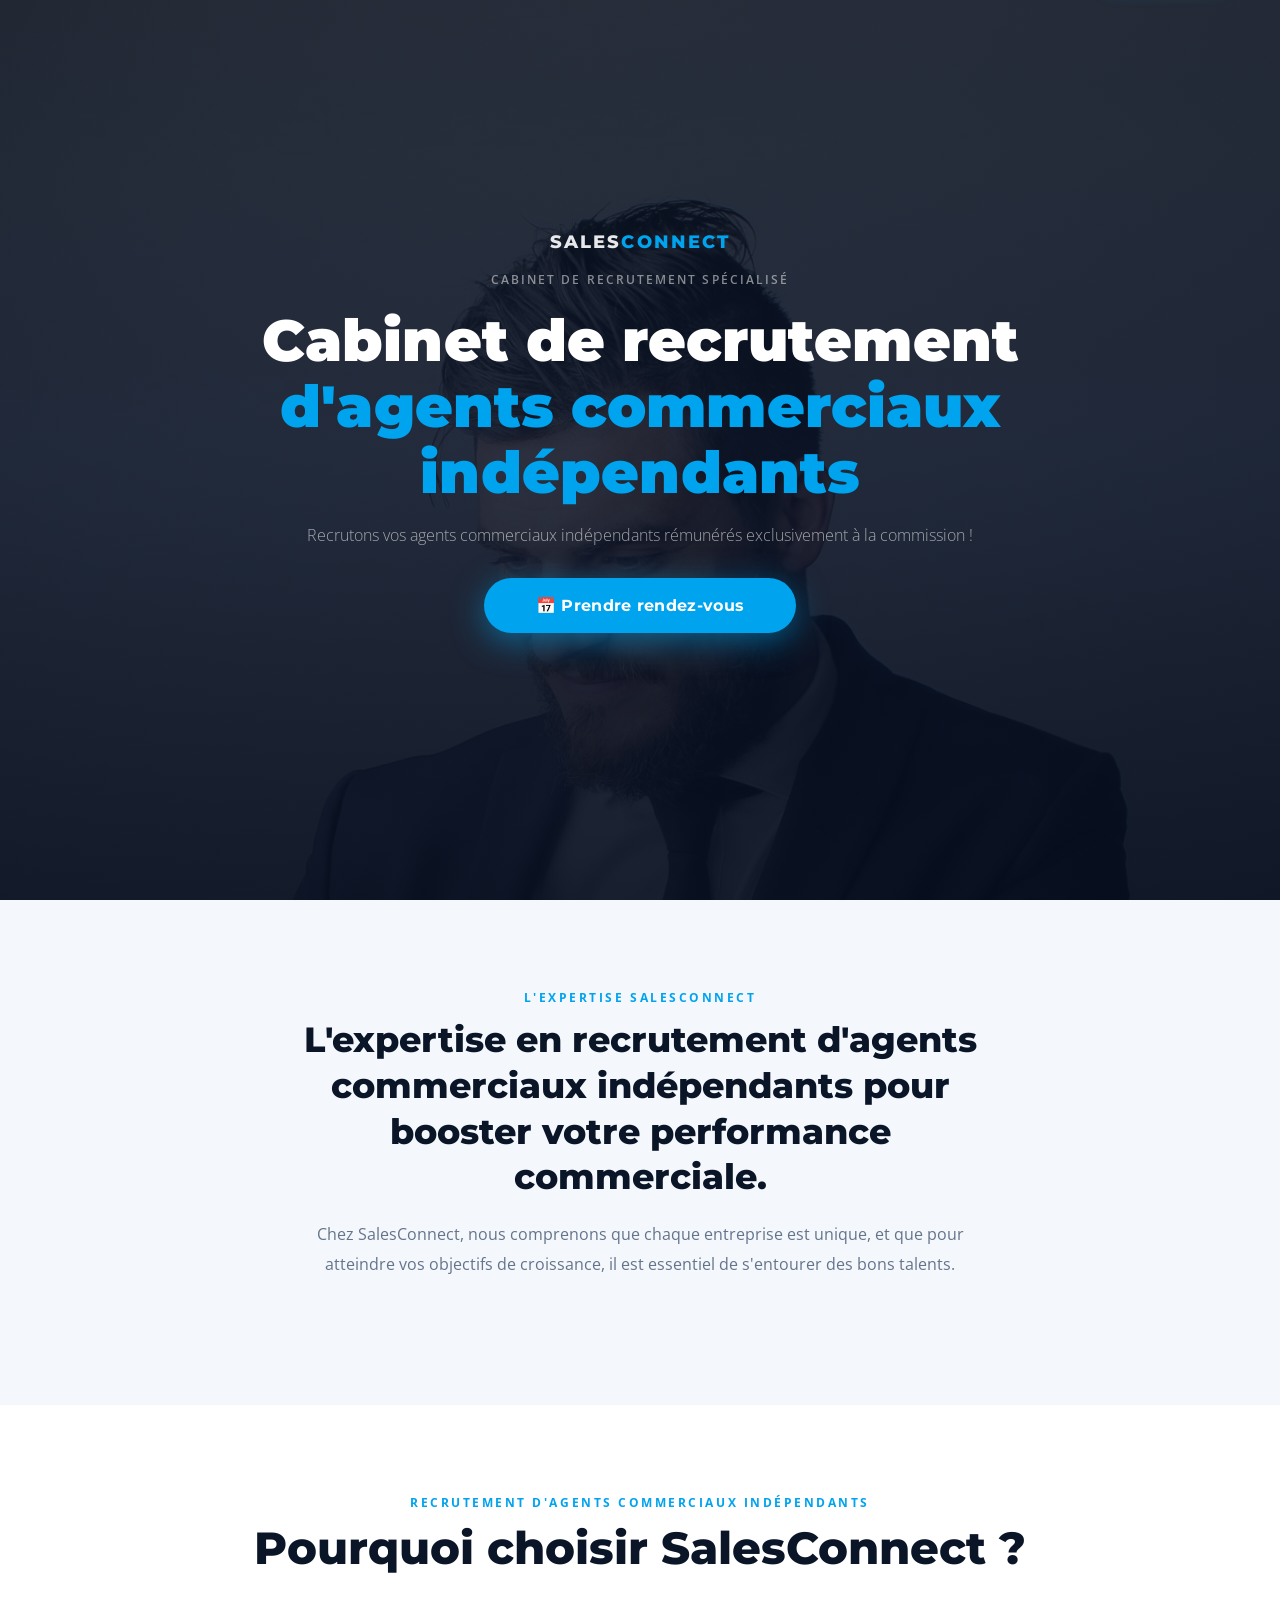
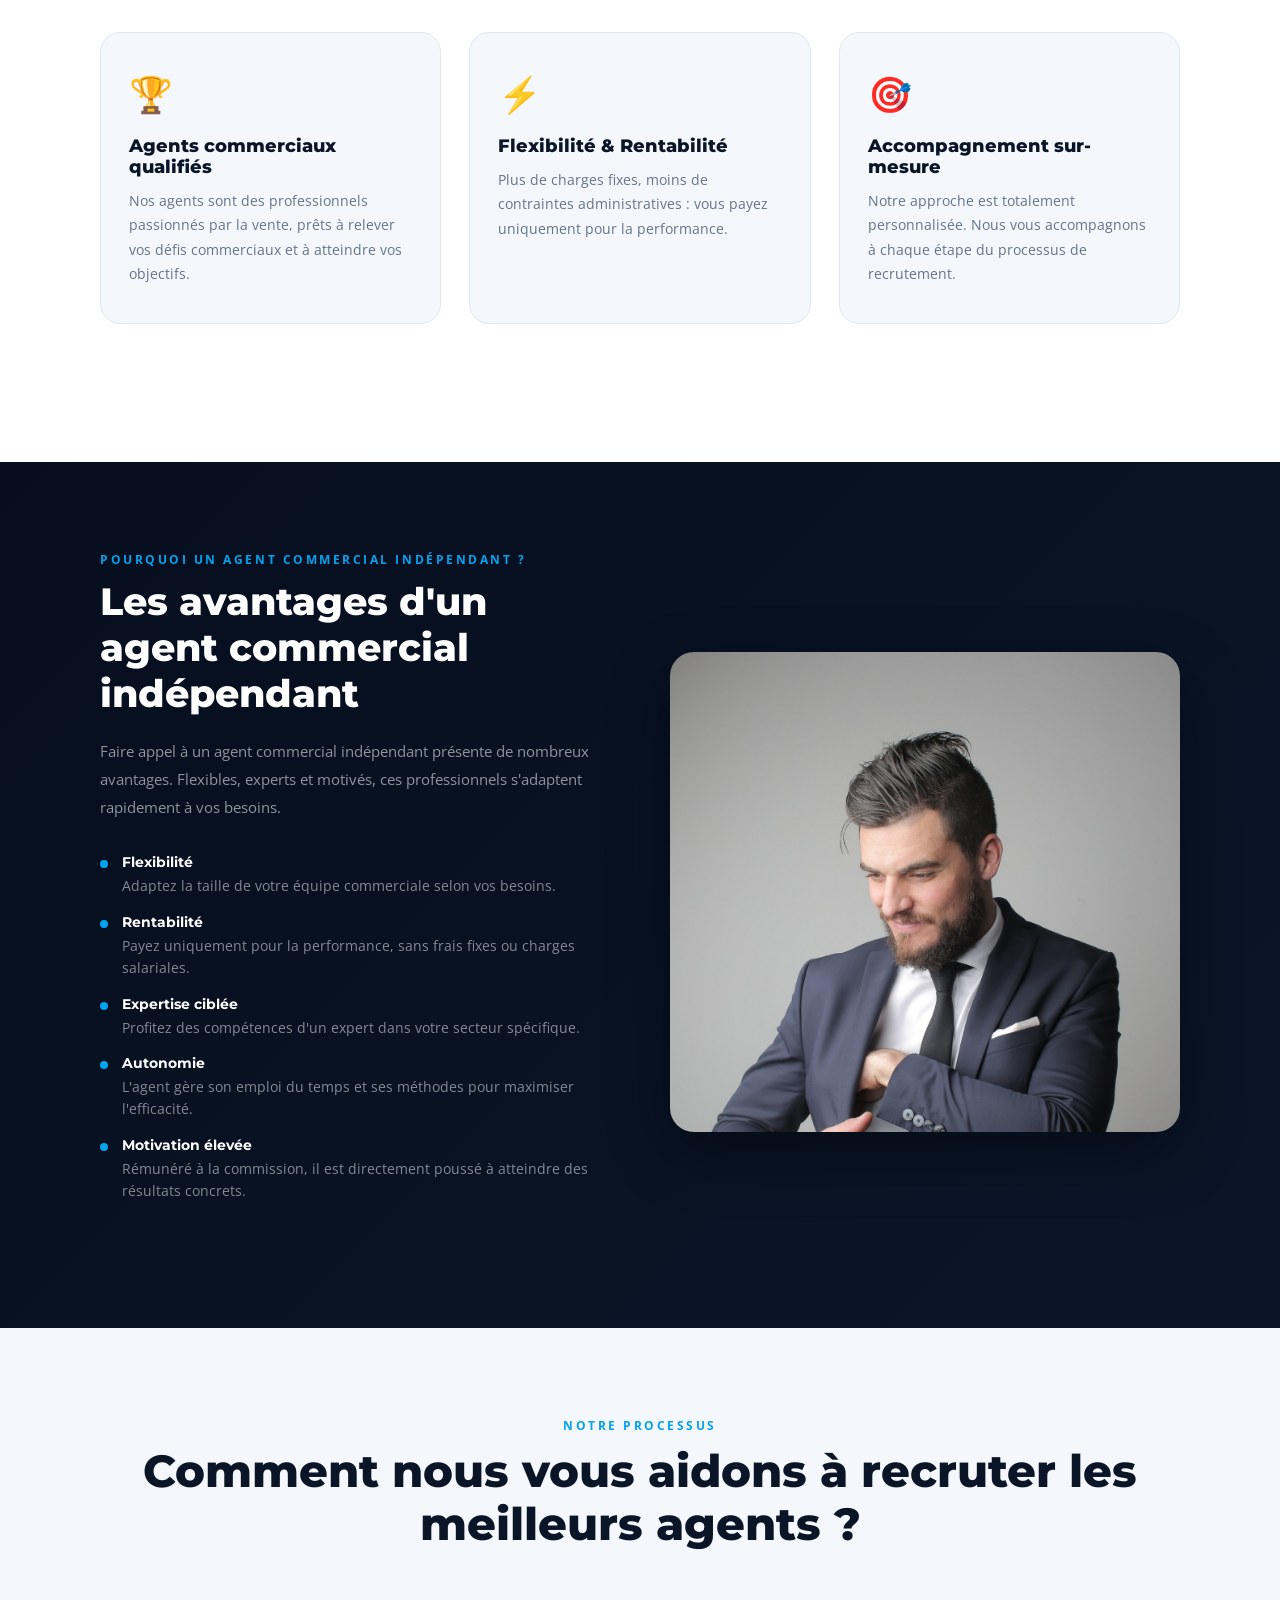
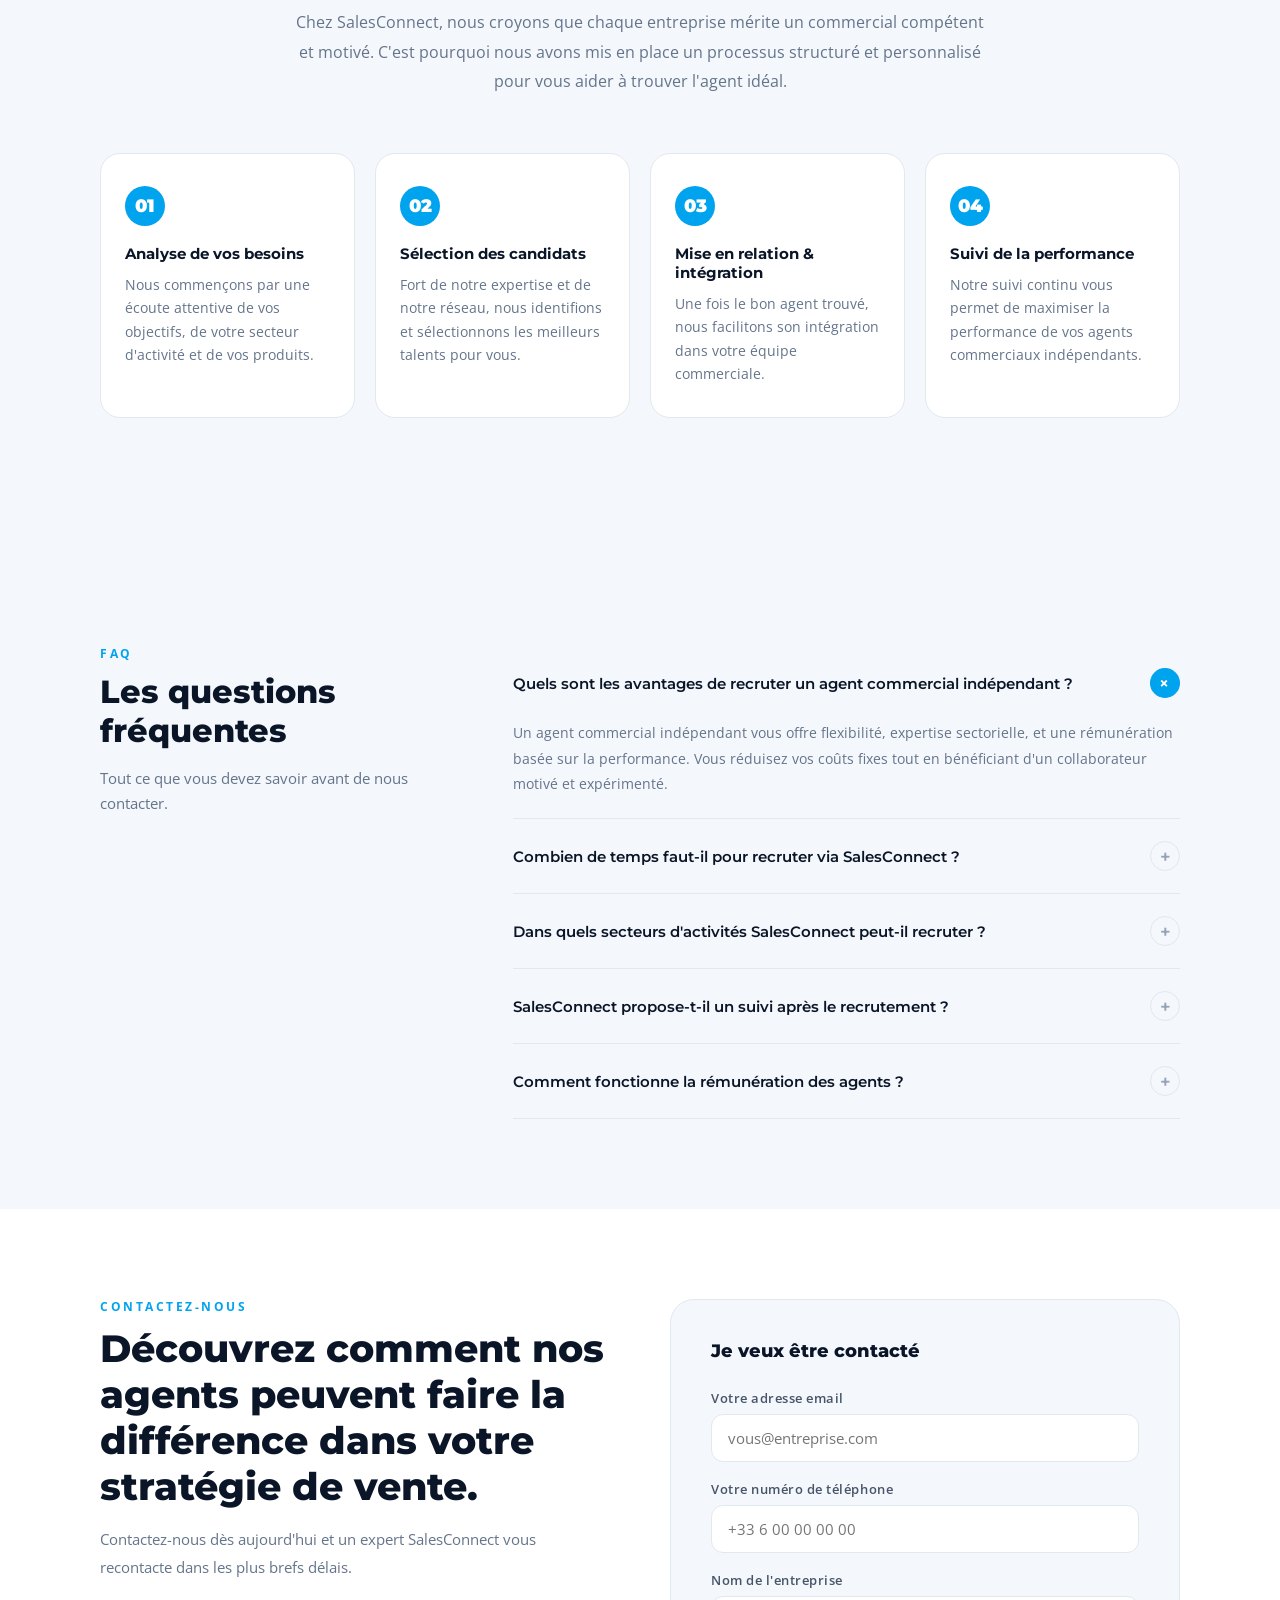
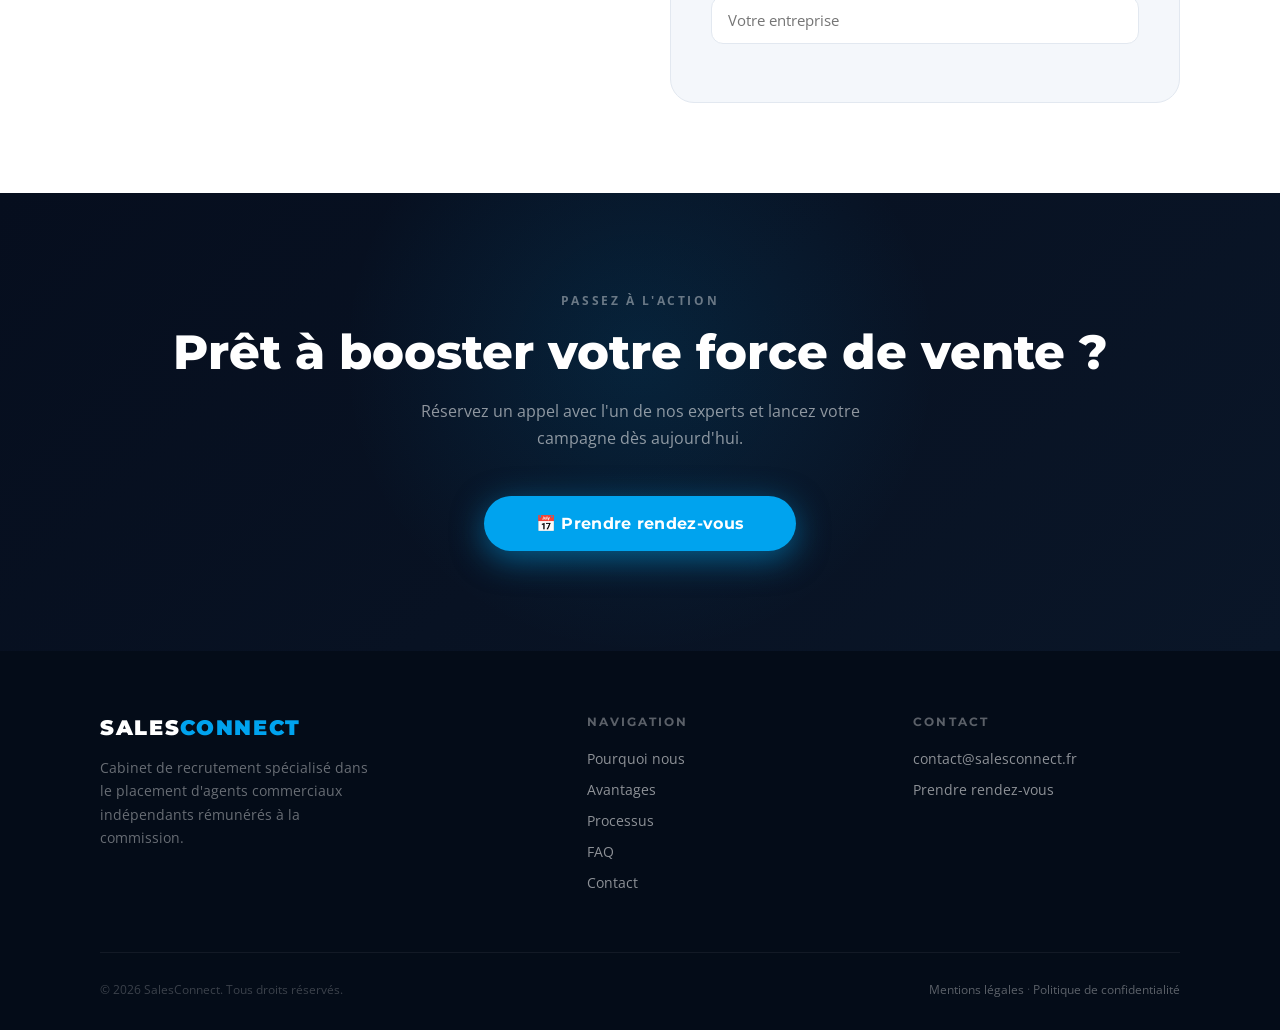
<file: index.html>
<!DOCTYPE html>
<html lang="fr">
<head>
<meta charset="UTF-8">
<meta name="viewport" content="width=device-width, initial-scale=1.0">
<meta name="description" content="SalesConnect — Recrutons vos agents commerciaux indépendants rémunérés exclusivement à la commission.">
<title>SalesConnect — Cabinet de recrutement d'agents commerciaux</title>
<link rel="icon" type="image/png" href="assets/logo.png">
<link href="https://fonts.googleapis.com/css2?family=Montserrat:wght@400;500;600;700;800;900&family=Open+Sans:wght@300;400;500;600&display=swap" rel="stylesheet">
<link href="https://assets.calendly.com/assets/external/widget.css" rel="stylesheet">
<script src="https://assets.calendly.com/assets/external/widget.js" async></script>
<link rel="stylesheet" href="css/style.css">
<style>
.hero{min-height:100vh;width:100%;display:flex;flex-direction:column;align-items:center;justify-content:center;padding:100px 24px 80px;position:relative;overflow:hidden;text-align:center;}
.hero-bg{position:absolute;inset:0;z-index:0;}
.hero-bg img{width:100%;height:100%;object-fit:cover;object-position:center top;display:block;}
.hero-overlay{position:absolute;inset:0;z-index:1;background:linear-gradient(to bottom,rgba(6,14,30,0.78) 0%,rgba(8,18,38,0.85) 50%,rgba(6,14,30,0.93) 100%);}
.hero-center{position:relative;z-index:2;display:flex;flex-direction:column;align-items:center;max-width:860px;width:100%;}
.hero-brand{font-family:'Montserrat',sans-serif;font-size:1.1rem;font-weight:800;color:rgba(255,255,255,0.9);letter-spacing:0.12em;text-transform:uppercase;margin-bottom:20px;animation:fadeUp 0.6s 0.1s both;}



.hero h1{font-size:clamp(2.4rem,4.5vw,3.8rem);font-weight:900;line-height:1.15;color:white;margin-bottom:16px;}
.hero h1 span{color:#00a3ee;}
.hero-sub{font-size:1rem;font-weight:300;color:rgba(255,255,255,0.6);margin-bottom:0;}
.hero-btn{display:inline-block;background:#00a3ee;color:white;border:none;cursor:pointer;font-family:'Montserrat',sans-serif;font-size:1rem;font-weight:700;padding:18px 52px;border-radius:50px;box-shadow:0 8px 32px rgba(0,163,238,0.5);transition:all 0.2s;animation:fadeUp 0.6s 0.7s both;letter-spacing:0.02em;}
.hero-btn:hover{background:#0082c4;transform:translateY(-3px);box-shadow:0 14px 44px rgba(0,163,238,0.65);}
.scroll-indicator{position:absolute;bottom:32px;left:50%;transform:translateX(-50%);display:flex;flex-direction:column;align-items:center;gap:6px;z-index:2;animation:fadeUp 1s 1.2s both;}
.scroll-indicator span{font-size:0.65rem;letter-spacing:0.15em;text-transform:uppercase;color:rgba(255,255,255,0.3);}
.arrow-down{width:18px;height:18px;border-right:2px solid rgba(255,255,255,0.25);border-bottom:2px solid rgba(255,255,255,0.25);transform:rotate(45deg);animation:bounce 1.8s infinite;}
@keyframes bounce{0%,100%{transform:rotate(45deg) translateY(0)}50%{transform:rotate(45deg) translateY(5px)}}

.intro{padding:90px 0;background:#f4f7fb;text-align:center;}
.intro h2{font-family:'Montserrat',sans-serif;font-size:clamp(1.5rem,3vw,2.2rem);font-weight:800;color:#0a1628;margin-bottom:20px;line-height:1.3;max-width:750px;margin-left:auto;margin-right:auto;}
.intro p{font-size:1rem;color:#64748b;line-height:1.85;max-width:680px;margin:0 auto 36px;}

.pourquoi{padding:90px 0;background:white;}
.pourquoi-grid{display:grid;grid-template-columns:repeat(3,1fr);gap:28px;margin-bottom:48px;}
.pq-card{background:#f4f7fb;border:1px solid #e2e8f0;border-radius:20px;padding:36px 28px;transition:all 0.25s;}
.pq-card:hover{transform:translateY(-6px);box-shadow:0 16px 48px rgba(0,163,238,0.1);border-color:rgba(0,163,238,0.3);}
.pq-icon{font-size:2.2rem;margin-bottom:18px;}
.pq-card h3{font-family:'Montserrat',sans-serif;font-size:1.1rem;font-weight:800;color:#0a1628;margin-bottom:12px;}
.pq-card p{font-size:0.9rem;color:#64748b;line-height:1.7;}

.avantages{padding:90px 0;background:linear-gradient(135deg,#060e1e,#0a1628);}
.avantages-inner{display:grid;grid-template-columns:1fr 1fr;gap:60px;align-items:center;}
.avantages-text h2{font-family:'Montserrat',sans-serif;font-size:clamp(1.8rem,3vw,2.6rem);font-weight:800;color:white;margin-bottom:20px;line-height:1.2;}
.avantages-text p{font-size:0.95rem;color:rgba(255,255,255,0.55);line-height:1.85;margin-bottom:32px;}
.avantages-list{list-style:none;display:flex;flex-direction:column;gap:16px;margin-bottom:36px;}
.avantages-list li{display:flex;gap:14px;align-items:flex-start;}
.av-dot{width:8px;height:8px;background:#00a3ee;border-radius:50%;flex-shrink:0;margin-top:7px;}
.av-text strong{font-family:'Montserrat',sans-serif;font-size:0.9rem;font-weight:700;color:white;display:block;margin-bottom:3px;}
.av-text span{font-size:0.85rem;color:rgba(255,255,255,0.5);line-height:1.5;}
.avantages-photo img{width:100%;height:480px;object-fit:cover;object-position:top;border-radius:24px;box-shadow:0 20px 60px rgba(0,0,0,0.4);}

.processus{padding:90px 0;background:#f4f7fb;}
.processus-intro{font-size:1rem;color:#64748b;line-height:1.85;max-width:700px;margin:0 auto 56px;text-align:center;}
.processus-steps{display:grid;grid-template-columns:repeat(4,1fr);gap:20px;margin-bottom:48px;}
.ps-card{background:white;border:1px solid #e2e8f0;border-radius:20px;padding:32px 24px;position:relative;overflow:hidden;transition:all 0.25s;}
.ps-card:hover{transform:translateY(-4px);box-shadow:0 12px 40px rgba(0,163,238,0.1);}
.ps-card::before{display:none;}
.ps-num{font-family:'Montserrat',sans-serif;font-size:1.1rem;font-weight:900;color:white;background:#00a3ee;width:40px;height:40px;border-radius:50%;display:flex;align-items:center;justify-content:center;margin-bottom:18px;}
.ps-card h4{font-family:'Montserrat',sans-serif;font-size:0.95rem;font-weight:700;color:#0a1628;margin-bottom:10px;}
.ps-card p{font-size:0.86rem;color:#64748b;line-height:1.7;}

/* AVIS avec photos */
.avis-section{padding:90px 0;background:white;}
.avis-grid{display:grid;grid-template-columns:repeat(3,1fr);gap:24px;}
.avis-card{background:#f4f7fb;border:1px solid #e2e8f0;border-radius:20px;padding:32px;transition:all 0.25s;}
.avis-card:hover{transform:translateY(-4px);box-shadow:0 12px 40px rgba(0,0,0,0.08);}
.avis-card.featured{background:linear-gradient(145deg,#0f2040,#0a1628);border-color:transparent;}
.avis-card.featured blockquote{color:rgba(255,255,255,0.75);}
.avis-card.featured .avis-name{color:white;}
.avis-card.featured .avis-company{color:rgba(255,255,255,0.5);}
.avis-stars{color:#f59e0b;font-size:1.1rem;margin-bottom:16px;letter-spacing:2px;}
.avis-card blockquote{font-size:0.9rem;color:#64748b;line-height:1.75;margin-bottom:24px;font-style:italic;}
.avis-author{display:flex;align-items:center;gap:12px;}
.avis-photo{width:44px;height:44px;border-radius:50%;object-fit:cover;flex-shrink:0;border:2px solid #e2e8f0;}
.avis-card.featured .avis-photo{border-color:rgba(255,255,255,0.2);}
.avis-name{font-family:'Montserrat',sans-serif;font-size:0.88rem;font-weight:700;color:#0a1628;display:block;}
.avis-company{font-size:0.78rem;color:#94a3b8;}

.faq{padding:90px 0;background:#f4f7fb;}
.faq-inner{display:grid;grid-template-columns:1fr 2fr;gap:80px;align-items:start;}
.faq-left p{font-size:0.92rem;color:#64748b;line-height:1.7;margin:16px 0 28px;}
.faq-list{display:flex;flex-direction:column;}
.faq-item{border-bottom:1px solid #e2e8f0;}
.faq-question{display:flex;justify-content:space-between;align-items:center;padding:22px 0;cursor:pointer;font-family:'Montserrat',sans-serif;font-size:0.95rem;font-weight:600;color:#0a1628;gap:16px;transition:color 0.2s;user-select:none;}
.faq-question:hover{color:#00a3ee;}
.faq-toggle{width:30px;height:30px;flex-shrink:0;border:1px solid #e2e8f0;border-radius:50%;display:flex;align-items:center;justify-content:center;font-size:1.1rem;color:#94a3b8;transition:all 0.3s;}
.faq-item.open .faq-toggle{background:#00a3ee;border-color:#00a3ee;color:white;transform:rotate(45deg);}
.faq-answer{font-size:0.9rem;color:#64748b;line-height:1.75;max-height:0;overflow:hidden;transition:max-height 0.35s ease,padding 0.3s;}
.faq-item.open .faq-answer{max-height:200px;padding-bottom:22px;}

.contact{padding:90px 0;background:white;}
.contact-inner{display:grid;grid-template-columns:1fr 1fr;gap:60px;align-items:start;}
.contact-left h2{font-family:'Montserrat',sans-serif;font-size:clamp(1.8rem,3vw,2.4rem);font-weight:800;color:#0a1628;margin-bottom:16px;line-height:1.2;}
.contact-left p{font-size:0.95rem;color:#64748b;line-height:1.8;margin-top:16px;}
.contact-form{background:#f4f7fb;border:1px solid #e2e8f0;border-radius:24px;padding:40px;}
.contact-form h3{font-family:'Montserrat',sans-serif;font-size:1.1rem;font-weight:800;color:#0a1628;margin-bottom:28px;}
.form-group{margin-bottom:18px;}
.form-group label{display:block;font-size:0.82rem;font-weight:600;color:#475569;margin-bottom:7px;letter-spacing:0.04em;}
.form-group input{width:100%;padding:13px 16px;border:1px solid #e2e8f0;border-radius:12px;font-family:'Open Sans',sans-serif;font-size:0.92rem;color:#1a2035;background:white;transition:border-color 0.2s,box-shadow 0.2s;outline:none;}
.form-group input:focus{border-color:#00a3ee;box-shadow:0 0 0 3px rgba(0,163,238,0.1);}
.form-submit{width:100%;background:#00a3ee;color:white;border:none;cursor:pointer;font-family:'Montserrat',sans-serif;font-size:0.95rem;font-weight:700;padding:16px;border-radius:50px;box-shadow:0 6px 24px rgba(0,163,238,0.4);transition:all 0.2s;margin-top:8px;}
.form-submit:hover{background:#0082c4;transform:translateY(-2px);}

.cta-final{padding:100px 0;background:linear-gradient(135deg,#060e1e,#0a1628);text-align:center;position:relative;overflow:hidden;}
.cta-final::before{content:'';position:absolute;top:-30%;left:50%;transform:translateX(-50%);width:600px;height:600px;background:radial-gradient(circle,rgba(0,163,238,0.12) 0%,transparent 70%);pointer-events:none;}
.cta-final-inner{position:relative;z-index:1;}

.section-tag{font-size:0.72rem;font-weight:700;letter-spacing:0.22em;text-transform:uppercase;color:#00a3ee;margin-bottom:12px;display:block;text-align:center;}
.section-title{font-family:'Montserrat',sans-serif;font-size:clamp(1.9rem,3.5vw,2.8rem);font-weight:800;line-height:1.2;color:#0a1628;margin-bottom:14px;text-align:center;}
.section-header{margin-bottom:56px;}
.btn-primary{display:inline-block;background:#00a3ee;color:white;border:none;cursor:pointer;font-family:'Montserrat',sans-serif;font-size:1rem;font-weight:700;padding:18px 52px;border-radius:50px;box-shadow:0 8px 32px rgba(0,163,238,0.5);transition:all 0.2s;letter-spacing:0.02em;text-decoration:none;}
.btn-primary:hover{background:#0082c4;transform:translateY(-3px);box-shadow:0 14px 44px rgba(0,163,238,0.65);}

@keyframes fadeUp{from{opacity:0;transform:translateY(24px)}to{opacity:1;transform:translateY(0)}}
.reveal{opacity:0;transform:translateY(32px);transition:opacity 0.75s ease,transform 0.75s ease;}
.reveal.visible{opacity:1;transform:none;}

@media(max-width:900px){
  .pourquoi-grid,.avantages-inner,.contact-inner,.faq-inner{grid-template-columns:1fr;}
  .avantages-photo{display:none;}
  .processus-steps{grid-template-columns:1fr 1fr;}
  .avis-grid{grid-template-columns:1fr;}
}
@media(max-width:600px){
  .processus-steps{grid-template-columns:1fr;}
  .hero h1{font-size:1.9rem;}
}
.sticky-nav *, .sticky-nav a { border: none !important; text-decoration: none !important; outline: none !important; }
</style>
</head>
<body>

<nav class="sticky-nav" id="stickyNav">
  <a href="#" class="sn-logo">
    <span style="font-family:'Montserrat',sans-serif;font-weight:900;font-size:1.1rem;color:white;letter-spacing:0.08em;">SALES<span style="color:#00a3ee;">CONNECT</span></span>
  </a>
  <div class="sn-links">
    <a href="#pourquoi">Pourquoi nous</a>
    <a href="#avantages">Avantages</a>
    <a href="#processus">Processus</a>
    <a href="#faq">FAQ</a>
    <a href="#contact">Contact</a>
    <a href="#rdv" class="sn-cta" onclick="openCalendly(event)">Prendre RDV</a>
  </div>
  <button class="burger" id="burger" onclick="toggleMenu()">☰</button>
</nav>

<div class="mobile-menu" id="mobileMenu">
  <a href="#pourquoi" onclick="toggleMenu()">Pourquoi nous</a>
  <a href="#avantages" onclick="toggleMenu()">Avantages</a>
  <a href="#processus" onclick="toggleMenu()">Processus</a>
  <a href="#faq" onclick="toggleMenu()">FAQ</a>
  <a href="#contact" onclick="toggleMenu()">Contact</a>
  <a href="#rdv" class="mobile-cta" onclick="openCalendly(event)">Prendre RDV</a>
</div>

<section class="hero" id="home">
  <div class="hero-bg">
    <img src="assets/robin.jpg" alt="Robin SalesConnect">
  </div>
  <div class="hero-overlay"></div>
<div class="hero-center">
  <div class="hero-brand">Sales<span style="color:#00a3ee;">Connect</span></div>
  <div style="font-size:0.72rem;font-weight:600;letter-spacing:0.18em;text-transform:uppercase;color:rgba(255,255,255,0.5);margin-bottom:20px;">Cabinet de recrutement spécialisé</div>
  <h1>Cabinet de recrutement<span> d'agents commerciaux indépendants</span></h1>
  <p class="hero-sub">Recrutons vos agents commerciaux indépendants rémunérés exclusivement à la commission !</p>
  <button class="hero-btn" onclick="openCalendly(event)" style="margin-top:28px">📅 Prendre rendez-vous</button>
</div>
 
</section>

<section class="intro">
  <div class="container">
    <div class="reveal">
      <span class="section-tag">L'expertise SalesConnect</span>
      <h2>L'expertise en recrutement d'agents commerciaux indépendants pour booster votre performance commerciale.</h2>
      <p>Chez SalesConnect, nous comprenons que chaque entreprise est unique, et que pour atteindre vos objectifs de croissance, il est essentiel de s'entourer des bons talents.</p>
    </div>
  </div>
</section>

<section class="pourquoi" id="pourquoi">
  <div class="container">
    <div class="section-header reveal">
      <span class="section-tag">Recrutement d'agents commerciaux indépendants</span>
      <h2 class="section-title">Pourquoi choisir SalesConnect ?</h2>
    </div>
    <div class="pourquoi-grid reveal">
      <div class="pq-card">
        <div class="pq-icon">🏆</div>
        <h3>Agents commerciaux qualifiés</h3>
        <p>Nos agents sont des professionnels passionnés par la vente, prêts à relever vos défis commerciaux et à atteindre vos objectifs.</p>
      </div>
      <div class="pq-card">
        <div class="pq-icon">⚡</div>
        <h3>Flexibilité & Rentabilité</h3>
        <p>Plus de charges fixes, moins de contraintes administratives : vous payez uniquement pour la performance.</p>
      </div>
      <div class="pq-card">
        <div class="pq-icon">🎯</div>
        <h3>Accompagnement sur-mesure</h3>
        <p>Notre approche est totalement personnalisée. Nous vous accompagnons à chaque étape du processus de recrutement.</p>
      </div>
    </div>
  </div>
</section>

<section class="avantages" id="avantages">
  <div class="container">
    <div class="avantages-inner">
      <div class="avantages-text reveal">
        <span class="section-tag" style="text-align:left">Pourquoi un agent commercial indépendant ?</span>
        <h2>Les avantages d'un agent commercial indépendant</h2>
        <p>Faire appel à un agent commercial indépendant présente de nombreux avantages. Flexibles, experts et motivés, ces professionnels s'adaptent rapidement à vos besoins.</p>
        <ul class="avantages-list">
          <li><div class="av-dot"></div><div class="av-text"><strong>Flexibilité</strong><span>Adaptez la taille de votre équipe commerciale selon vos besoins.</span></div></li>
          <li><div class="av-dot"></div><div class="av-text"><strong>Rentabilité</strong><span>Payez uniquement pour la performance, sans frais fixes ou charges salariales.</span></div></li>
          <li><div class="av-dot"></div><div class="av-text"><strong>Expertise ciblée</strong><span>Profitez des compétences d'un expert dans votre secteur spécifique.</span></div></li>
          <li><div class="av-dot"></div><div class="av-text"><strong>Autonomie</strong><span>L'agent gère son emploi du temps et ses méthodes pour maximiser l'efficacité.</span></div></li>
          <li><div class="av-dot"></div><div class="av-text"><strong>Motivation élevée</strong><span>Rémunéré à la commission, il est directement poussé à atteindre des résultats concrets.</span></div></li>
        </ul>
        
      </div>
      <div class="avantages-photo reveal">
        <img src="assets/robin.jpg" alt="Robin — Fondateur SalesConnect">
      </div>
    </div>
  </div>
</section>

<section class="processus" id="processus">
  <div class="container">
    <div class="section-header reveal">
      <span class="section-tag">Notre processus</span>
      <h2 class="section-title">Comment nous vous aidons à recruter les meilleurs agents ?</h2>
    </div>
    <p class="processus-intro reveal">Chez SalesConnect, nous croyons que chaque entreprise mérite un commercial compétent et motivé. C'est pourquoi nous avons mis en place un processus structuré et personnalisé pour vous aider à trouver l'agent idéal.</p>
    <div class="processus-steps reveal">
      <div class="ps-card">
        <div class="ps-num">01</div>
        <h4>Analyse de vos besoins</h4>
        <p>Nous commençons par une écoute attentive de vos objectifs, de votre secteur d'activité et de vos produits.</p>
      </div>
      <div class="ps-card">
        <div class="ps-num">02</div>
        <h4>Sélection des candidats</h4>
        <p>Fort de notre expertise et de notre réseau, nous identifions et sélectionnons les meilleurs talents pour vous.</p>
      </div>
      <div class="ps-card">
        <div class="ps-num">03</div>
        <h4>Mise en relation & intégration</h4>
        <p>Une fois le bon agent trouvé, nous facilitons son intégration dans votre équipe commerciale.</p>
      </div>
      <div class="ps-card">
        <div class="ps-num">04</div>
        <h4>Suivi de la performance</h4>
        <p>Notre suivi continu vous permet de maximiser la performance de vos agents commerciaux indépendants.</p>
      </div>
    </div>
    <div style="text-align:center" class="reveal">
      
    </div>
  </div>
</section>
<section class="faq" id="faq">
  <div class="container">
    <div class="faq-inner">
      <div class="faq-left reveal">
        <span class="section-tag" style="text-align:left">FAQ</span>
        <h2 class="section-title" style="text-align:left;font-size:2rem">Les questions fréquentes</h2>
        <p>Tout ce que vous devez savoir avant de nous contacter.</p>
        
      </div>
      <div class="faq-list reveal">
        <div class="faq-item open">
          <div class="faq-question" onclick="toggleFaq(this)">Quels sont les avantages de recruter un agent commercial indépendant ?<div class="faq-toggle">+</div></div>
          <div class="faq-answer">Un agent commercial indépendant vous offre flexibilité, expertise sectorielle, et une rémunération basée sur la performance. Vous réduisez vos coûts fixes tout en bénéficiant d'un collaborateur motivé et expérimenté.</div>
        </div>
        <div class="faq-item">
          <div class="faq-question" onclick="toggleFaq(this)">Combien de temps faut-il pour recruter via SalesConnect ?<div class="faq-toggle">+</div></div>
          <div class="faq-answer">Notre processus est rapide et efficace. En moyenne, il faut 2 à 4 semaines pour identifier, sélectionner et intégrer l'agent commercial qui correspondra à vos besoins.</div>
        </div>
        <div class="faq-item">
          <div class="faq-question" onclick="toggleFaq(this)">Dans quels secteurs d'activités SalesConnect peut-il recruter ?<div class="faq-toggle">+</div></div>
          <div class="faq-answer">Nous intervenons dans tous secteurs d'activités. Quel que soit votre domaine, nous trouverons les profils adaptés.</div>
        </div>
        <div class="faq-item">
          <div class="faq-question" onclick="toggleFaq(this)">SalesConnect propose-t-il un suivi après le recrutement ?<div class="faq-toggle">+</div></div>
          <div class="faq-answer">Oui, nous accompagnons nos clients après la mise en relation pour garantir une collaboration fluide et optimale.</div>
        </div>
        <div class="faq-item">
          <div class="faq-question" onclick="toggleFaq(this)">Comment fonctionne la rémunération des agents ?<div class="faq-toggle">+</div></div>
          <div class="faq-answer">Les agents commerciaux indépendants sont rémunérés exclusivement à la commission, sur la base des ventes qu'ils réalisent.</div>
        </div>
      </div>
    </div>
  </div>
</section>

<section class="contact" id="contact">
  <div class="container">
    <div class="contact-inner">
      <div class="contact-left reveal">
        <span class="section-tag" style="text-align:left">Contactez-nous</span>
        <h2>Découvrez comment nos agents peuvent faire la différence dans votre stratégie de vente.</h2>
        <p>Contactez-nous dès aujourd'hui et un expert SalesConnect vous recontacte dans les plus brefs délais.</p>
      </div>
      <div class="contact-form reveal">
        <h3>Je veux être contacté</h3>
        <div class="form-group">
          <label>Votre adresse email</label>
          <input type="email" id="email" placeholder="vous@entreprise.com">
        </div>
        <div class="form-group">
          <label>Votre numéro de téléphone</label>
          <input type="tel" id="phone" placeholder="+33 6 00 00 00 00">
        </div>
        <div class="form-group">
          <label>Nom de l'entreprise</label>
          <input type="text" id="company" placeholder="Votre entreprise">
        </div>
        <p id="form-msg" style="text-align:center;margin-top:14px;font-size:0.85rem;color:#00a3ee;display:none">✅ Message envoyé ! Nous vous recontactons très vite.</p>
      </div>
    </div>
  </div>
</section>

<section class="cta-final">
  <div class="container">
    <div class="cta-final-inner reveal">
      <span class="section-tag" style="color:rgba(255,255,255,0.4)">Passez à l'action</span>
      <h2 style="font-family:'Montserrat',sans-serif;font-size:clamp(2rem,4vw,3rem);font-weight:800;color:white;margin-bottom:16px;line-height:1.2">Prêt à booster votre force de vente ?</h2>
      <p style="font-size:1rem;color:rgba(255,255,255,0.55);margin-bottom:44px;max-width:480px;margin-left:auto;margin-right:auto;line-height:1.7">Réservez un appel avec l'un de nos experts et lancez votre campagne dès aujourd'hui.</p>
      <button class="btn-primary" onclick="openCalendly(event)">📅 Prendre rendez-vous</button>
    </div>
  </div>
</section>

<footer>
  <div class="container">
    <div class="footer-top">
      <div class="footer-brand">
        <div style="font-family:'Montserrat',sans-serif;font-weight:900;font-size:1.3rem;color:white;letter-spacing:0.08em;margin-bottom:16px;">SALES<span style="color:#00a3ee;">CONNECT</span></div>
        <p>Cabinet de recrutement spécialisé dans le placement d'agents commerciaux indépendants rémunérés à la commission.</p>
      </div>
      <div class="footer-col">
        <h4>Navigation</h4>
        <a href="#pourquoi">Pourquoi nous</a>
        <a href="#avantages">Avantages</a>
        <a href="#processus">Processus</a>
        <a href="#faq">FAQ</a>
        <a href="#contact">Contact</a>
      </div>
      <div class="footer-col">
        <h4>Contact</h4>
        <a href="mailto:contact@salesconnect.fr">contact@salesconnect.fr</a>
        <a href="https://calendly.com/salesconnect/30min" target="_blank">Prendre rendez-vous</a>
      </div>
    </div>
    <div class="footer-bottom">
      <p>© 2026 SalesConnect. Tous droits réservés.</p>
      <p><a href="mentions-legales.html" style="color:rgba(255,255,255,0.35);text-decoration:none">Mentions légales</a> · <a href="mentions-legales.html" style="color:rgba(255,255,255,0.35);text-decoration:none">Politique de confidentialité</a></p>
    </div>
  </div>
</footer>

<script src="js/main.js"></script>
<script>
function submitContact() {
  const email = document.getElementById('email').value;
  const phone = document.getElementById('phone').value;
  if (!email && !phone) { alert('Veuillez renseigner au moins votre email ou téléphone.'); return; }
  document.getElementById('form-msg').style.display = 'block';
  document.getElementById('email').value = '';
  document.getElementById('phone').value = '';
  document.getElementById('company').value = '';
}
</script>
</body>
</html>
</file>
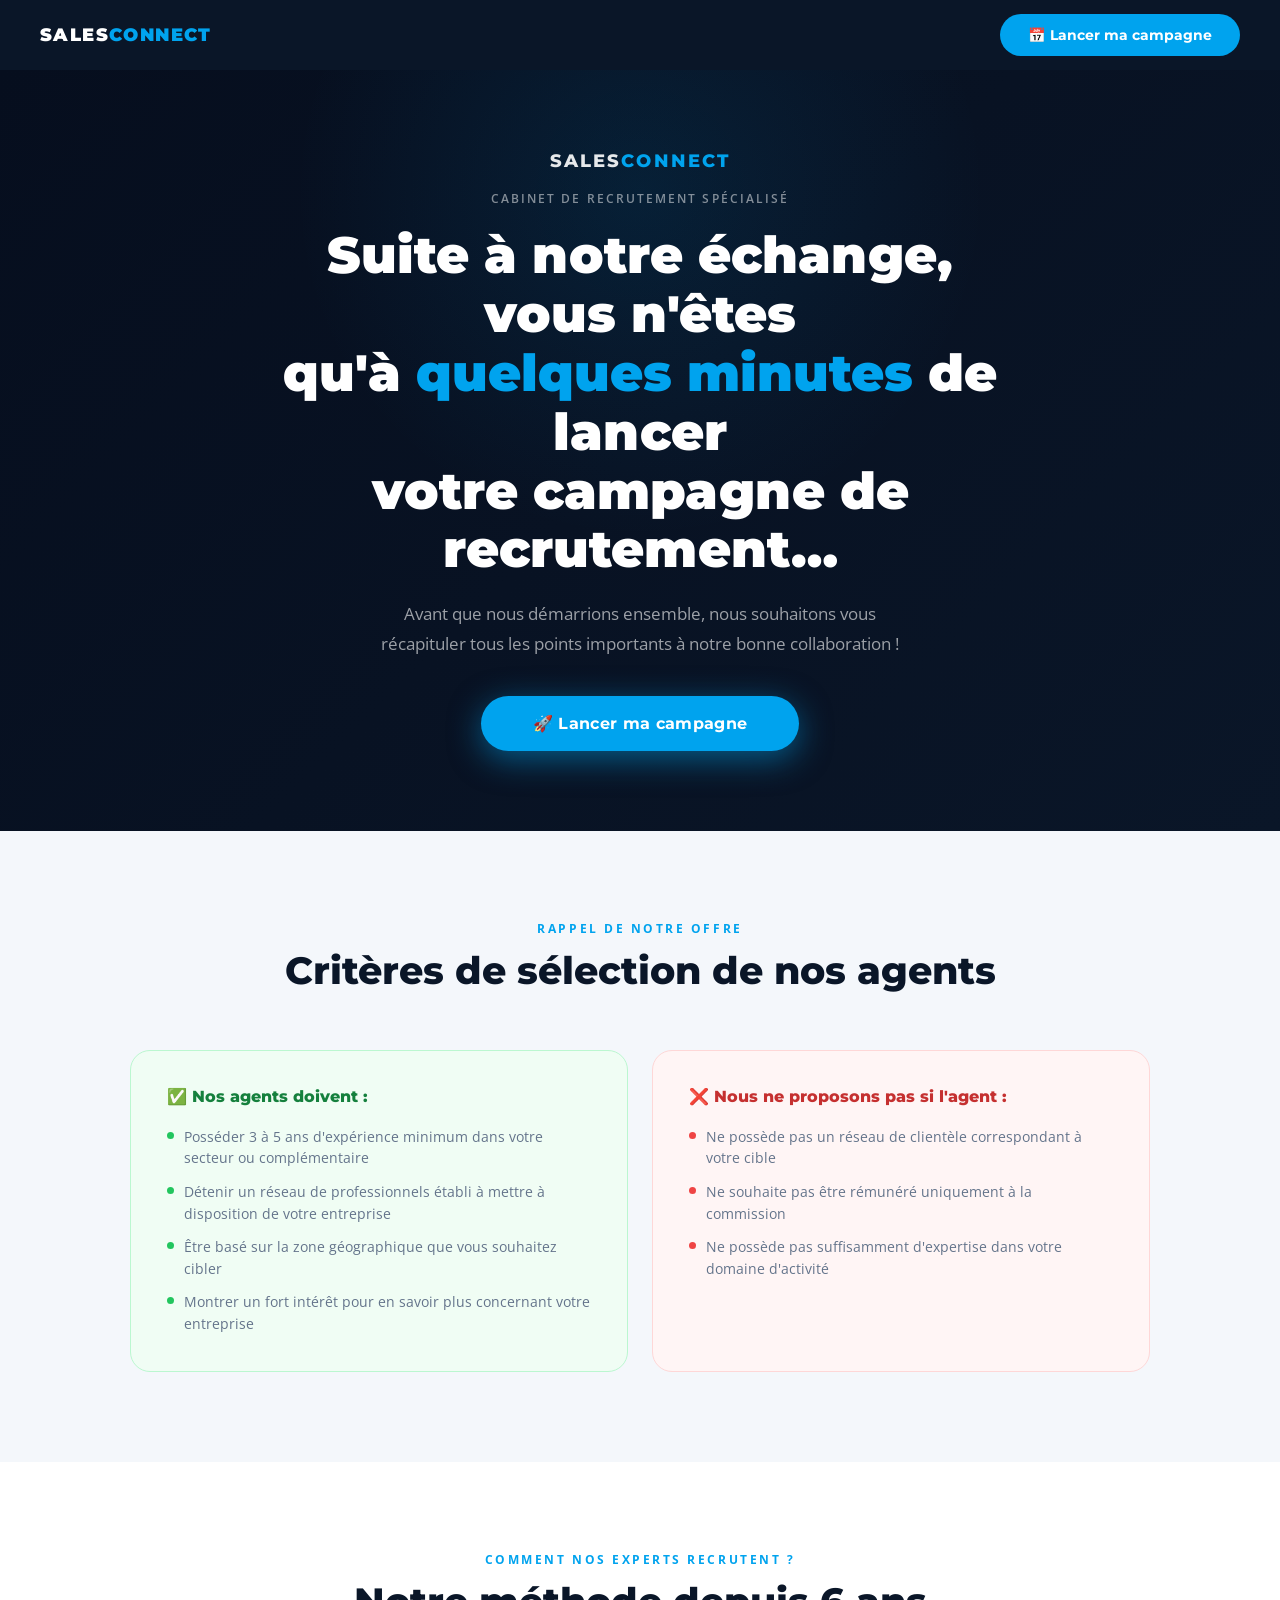
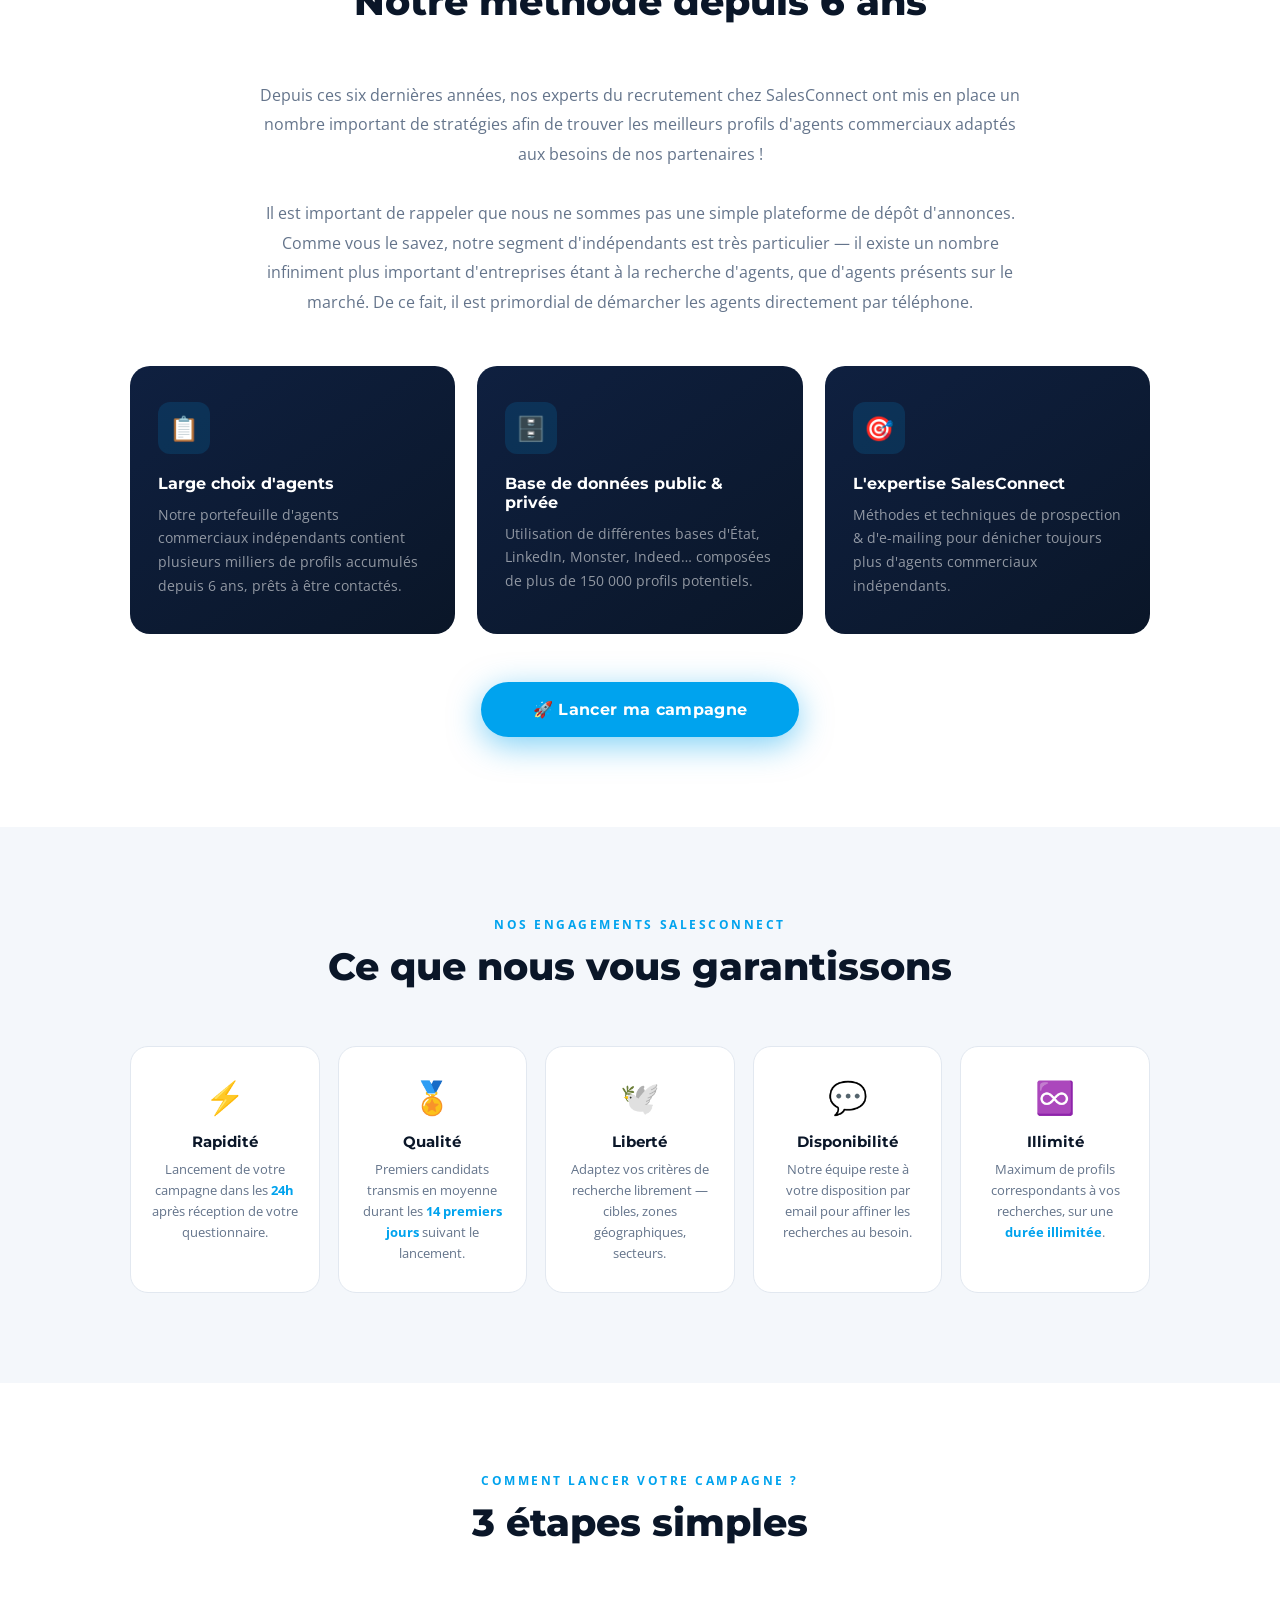
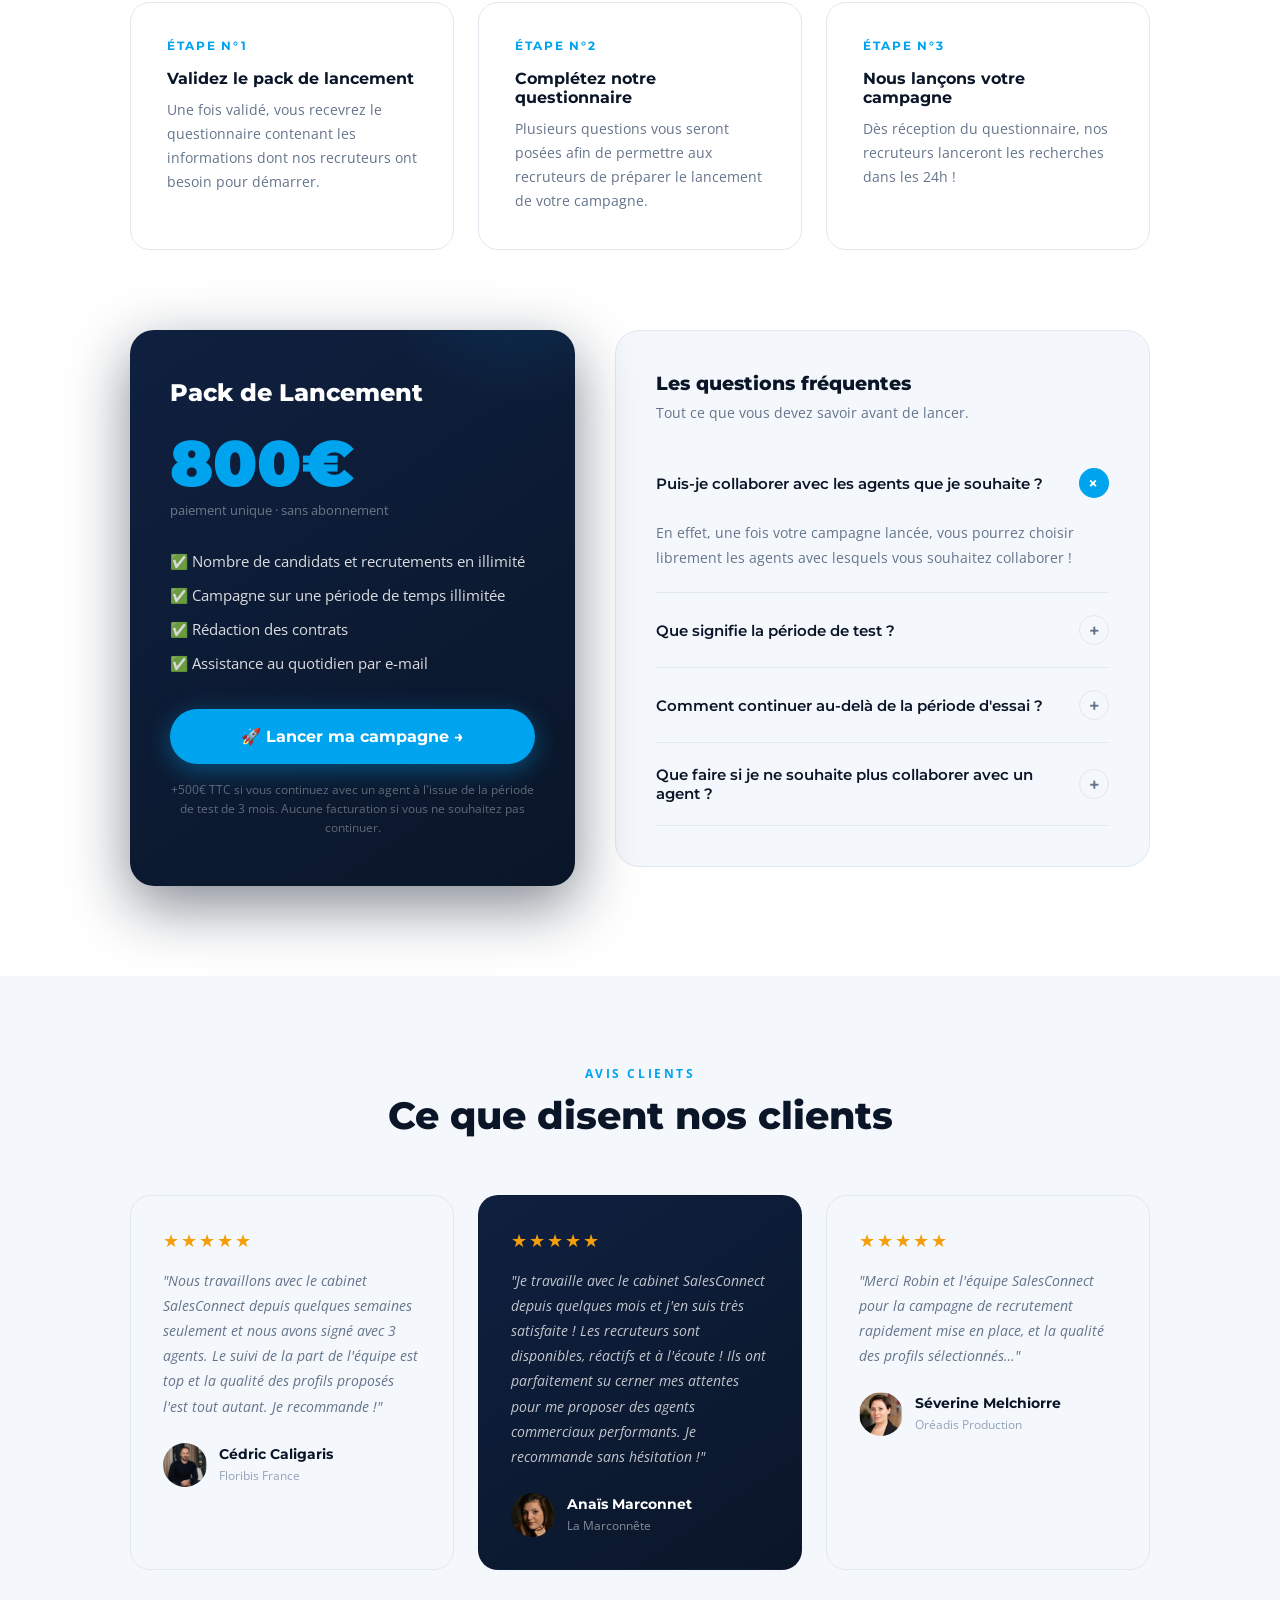
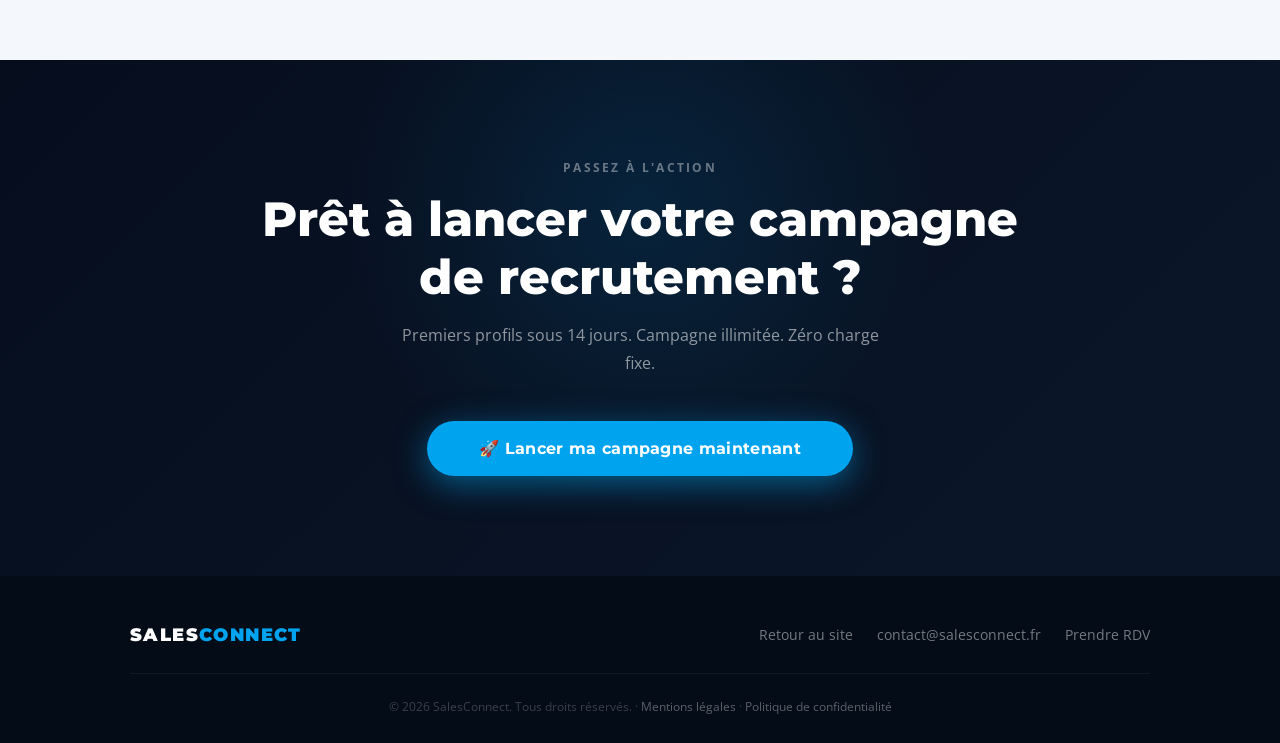
<file: lancez-votre-campagne-de-recrutement.html>
<!DOCTYPE html>
<html lang="fr">
<head>
<meta charset="UTF-8">
<meta name="viewport" content="width=device-width, initial-scale=1.0">
<meta name="description" content="SalesConnect — Lancez votre campagne de recrutement d'agents commerciaux.">
<meta name="google-site-verification" content="c-qbZFZCcFORIlsGg9l1ECknvXfM3T5voD-KIjjeS5c" />
<title>SalesConnect — Lancez votre campagne</title>
<link rel="icon" type="image/png" href="assets/logo.png">
<link href="https://fonts.googleapis.com/css2?family=Montserrat:wght@400;500;600;700;800;900&family=Open+Sans:wght@300;400;500;600&display=swap" rel="stylesheet">

<style>
*, *::before, *::after { box-sizing: border-box; margin: 0; padding: 0; }
:root {
  --blue: #00a3ee;
  --blue-dark: #0082c4;
  --navy: #0a1628;
  --white: #ffffff;
  --offwhite: #f4f7fb;
  --gray: #e2e8f0;
  --text: #1a2035;
  --text-muted: #64748b;
  --text-light: #94a3b8;
  --border: #e2e8f0;
}
html { scroll-behavior: smooth; }
body { font-family: 'Open Sans', sans-serif; color: var(--text); background: var(--white); overflow-x: hidden; }
.container { max-width: 1100px; margin: 0 auto; padding: 0 40px; }
.topbar-logo, .topbar-logo * { text-decoration: none !important; }
/* ── TOPBAR ── */
.topbar {
  background: var(--navy);
  padding: 14px 40px;
  display: flex; justify-content: space-between; align-items: center;
  position: sticky; top: 0; z-index: 100;
  box-shadow: none;
}
.topbar-logo img { height: 44px; object-fit: contain; filter: brightness(10); }
.topbar-btn {
  background: var(--blue); color: white; border: none; cursor: pointer;
  font-family: 'Montserrat', sans-serif; font-size: 0.88rem; font-weight: 700;
  padding: 12px 28px; border-radius: 50px;
  box-shadow: 0 4px 16px rgba(0,163,238,0.4);
  transition: all 0.2s; text-decoration: none; display: inline-block;
}
.topbar-btn:hover { background: var(--blue-dark); transform: translateY(-1px); }

/* ── HERO VENTE ── */
.hero-vente {
  background: linear-gradient(135deg, #060e1e 0%, #0a1628 100%);
  padding: 80px 40px; text-align: center; position: relative; overflow: hidden;
}
.hero-vente::before { content:''; position:absolute; top:-30%; left:50%; transform:translateX(-50%); width:700px; height:700px; background:radial-gradient(circle,rgba(0,163,238,0.1) 0%,transparent 70%); pointer-events:none; }
.hero-vente-inner { position: relative; z-index: 1; max-width: 720px; margin: 0 auto; }
.hero-vente img.logo { height: 80px; object-fit: contain; margin-bottom: 32px; }
.hero-vente .tag { font-size: 0.72rem; font-weight: 700; letter-spacing: 0.2em; text-transform: uppercase; color: var(--blue); margin-bottom: 16px; display: block; }
.hero-vente h1 { font-family: 'Montserrat', sans-serif; font-size: clamp(2rem, 4vw, 3.2rem); font-weight: 900; color: white; line-height: 1.15; margin-bottom: 20px; }
.hero-vente h1 span { color: var(--blue); }
.hero-vente p { font-size: 1.05rem; color: rgba(255,255,255,0.6); line-height: 1.8; margin-bottom: 36px; max-width: 540px; margin-left: auto; margin-right: auto; }
.btn-primary { background: var(--blue); color: white; border: none; cursor: pointer; font-family: 'Montserrat', sans-serif; font-size: 1rem; font-weight: 700; padding: 18px 52px; border-radius: 50px; box-shadow: 0 8px 32px rgba(0,163,238,0.5); transition: all 0.2s; display: inline-block; text-decoration: none; letter-spacing: 0.02em; }
.btn-primary:hover { background: var(--blue-dark); transform: translateY(-3px); box-shadow: 0 14px 44px rgba(0,163,238,0.65); }

/* ── SECTION COMMUNE ── */
.section { padding: 90px 0; }
.section.gray { background: var(--offwhite); }
.section.dark { background: linear-gradient(135deg, #060e1e, #0a1628); }
.section-tag { font-size: 0.72rem; font-weight: 700; letter-spacing: 0.22em; text-transform: uppercase; color: var(--blue); margin-bottom: 12px; display: block; }
.section-title { font-family: 'Montserrat', sans-serif; font-size: clamp(1.8rem, 3vw, 2.6rem); font-weight: 800; line-height: 1.2; color: var(--navy); margin-bottom: 16px; }
.section-title.white { color: white; }
.section-center { text-align: center; margin-bottom: 56px; }
.section-sub { font-size: 0.95rem; color: var(--text-muted); line-height: 1.75; max-width: 600px; margin: 0 auto; }
.section-sub.white { color: rgba(255,255,255,0.55); }

/* ── RAPPEL OFFRE ── */
.offre-grid { display: grid; grid-template-columns: 1fr 1fr; gap: 24px; }
.offre-card { border-radius: 20px; padding: 36px; }
.offre-card.green { background: #f0fdf4; border: 1px solid #bbf7d0; }
.offre-card.red { background: #fff5f5; border: 1px solid #fed7d7; }
.offre-card h3 { font-family: 'Montserrat', sans-serif; font-size: 1rem; font-weight: 800; margin-bottom: 20px; }
.offre-card.green h3 { color: #15803d; }
.offre-card.red h3 { color: #c53030; }
.offre-card ul { list-style: none; display: flex; flex-direction: column; gap: 12px; }
.offre-card ul li { font-size: 0.9rem; color: var(--text-muted); line-height: 1.5; display: flex; gap: 10px; align-items: flex-start; }
.offre-card ul li::before { content: ''; width: 7px; height: 7px; border-radius: 50%; flex-shrink: 0; margin-top: 6px; }
.offre-card.green ul li::before { background: #22c55e; }
.offre-card.red ul li::before { background: #ef4444; }

/* ── MÉTHODE ── */
.methode-intro { font-size: 1rem; color: var(--text-muted); line-height: 1.85; margin-bottom: 48px; max-width: 780px; margin-left: auto; margin-right: auto; text-align: center; }
.methode-cards { display: grid; grid-template-columns: repeat(3, 1fr); gap: 22px; margin-bottom: 48px; }
.methode-card { background: linear-gradient(145deg, #0f2040, #0a1628); border-radius: 20px; padding: 36px 28px; }
.methode-card-icon { width: 52px; height: 52px; border-radius: 12px; background: rgba(0,163,238,0.15); display: flex; align-items: center; justify-content: center; font-size: 1.5rem; margin-bottom: 20px; }
.methode-card h4 { font-family: 'Montserrat', sans-serif; font-size: 1rem; font-weight: 700; color: white; margin-bottom: 10px; }
.methode-card p { font-size: 0.88rem; color: rgba(255,255,255,0.55); line-height: 1.7; }
.methode-cta { text-align: center; }

/* ── ENGAGEMENTS ── */
.eng-grid { display: grid; grid-template-columns: repeat(5, 1fr); gap: 18px; }
.eng-card { background: white; border: 1px solid var(--border); border-radius: 18px; padding: 28px 20px; text-align: center; transition: all 0.25s; }
.eng-card:hover { transform: translateY(-4px); box-shadow: 0 12px 40px rgba(0,163,238,0.1); border-color: rgba(0,163,238,0.3); }
.eng-icon { font-size: 2rem; margin-bottom: 14px; }
.eng-card h4 { font-family: 'Montserrat', sans-serif; font-size: 0.95rem; font-weight: 700; color: var(--navy); margin-bottom: 8px; }
.eng-card p { font-size: 0.82rem; color: var(--text-muted); line-height: 1.6; }
.eng-card strong { color: var(--blue); }

/* ── ÉTAPES ── */
.steps-wrap { display: grid; grid-template-columns: repeat(3, 1fr); gap: 24px; }
.step-card { background: white; border: 1px solid var(--border); border-radius: 20px; padding: 36px; position: relative; overflow: hidden; transition: all 0.25s; }
.step-card:hover { transform: translateY(-4px); box-shadow: 0 12px 40px rgba(0,163,238,0.1); }
.step-card::before { display: none; }
.step-num { font-family: 'Montserrat', sans-serif; font-size: 0.72rem; font-weight: 700; letter-spacing: 0.15em; text-transform: uppercase; color: var(--blue); margin-bottom: 16px; }
.step-card h4 { font-family: 'Montserrat', sans-serif; font-size: 1rem; font-weight: 700; color: var(--navy); margin-bottom: 10px; }
.step-card p { font-size: 0.88rem; color: var(--text-muted); line-height: 1.7; }

/* ── PRICING ── */
.pricing-wrap { display: grid; grid-template-columns: 1fr 1.2fr; gap: 40px; align-items: start; }
.pricing-card {
  background: linear-gradient(145deg, #0f2040, #0a1628);
  border-radius: 24px; padding: 48px 40px;
  box-shadow: 0 20px 60px rgba(10,22,40,0.5);
  position: relative; overflow: hidden;
}
.pricing-card::before { content:''; position:absolute; top:-40%; right:-20%; width:300px; height:300px; background:radial-gradient(circle,rgba(0,163,238,0.15) 0%,transparent 70%); pointer-events:none; }
.pricing-badge { display: inline-block; background: var(--blue); color: white; font-size: 0.7rem; font-weight: 700; letter-spacing: 0.1em; text-transform: uppercase; padding: 5px 16px; border-radius: 50px; margin-bottom: 24px; }
.pricing-card h3 { font-family: 'Montserrat', sans-serif; font-size: 1.5rem; font-weight: 800; color: white; margin-bottom: 24px; }
.price-amount { font-family: 'Montserrat', sans-serif; font-size: 4rem; font-weight: 900; color: var(--blue); display: block; line-height: 1; }
.price-label { font-size: 0.82rem; color: rgba(255,255,255,0.4); margin-top: 6px; display: block; margin-bottom: 32px; }
.pricing-list { list-style: none; display: flex; flex-direction: column; gap: 14px; margin-bottom: 36px; }
.pricing-list li { font-size: 0.92rem; color: rgba(255,255,255,0.85); display: flex; align-items: center; gap: 10px; }
.pricing-btn { width: 100%; background: var(--blue); color: white; border: none; cursor: pointer; font-family: 'Montserrat', sans-serif; font-size: 1rem; font-weight: 700; padding: 18px; border-radius: 50px; box-shadow: 0 6px 24px rgba(0,163,238,0.4); transition: all 0.2s; margin-bottom: 16px; }
.pricing-btn:hover { background: var(--blue-dark); transform: translateY(-2px); }
.pricing-note { font-size: 0.75rem; color: rgba(255,255,255,0.35); text-align: center; line-height: 1.6; }
.pricing-steps-box { background: var(--offwhite); border: 1px solid var(--border); border-radius: 24px; padding: 40px; }
.pricing-steps-box h3 { font-family: 'Montserrat', sans-serif; font-size: 1.2rem; font-weight: 800; color: var(--navy); margin-bottom: 32px; }
.p-step { display: flex; gap: 18px; margin-bottom: 28px; align-items: flex-start; }
.p-step-num { width: 40px; height: 40px; flex-shrink: 0; background: var(--blue); border-radius: 50%; display: flex; align-items: center; justify-content: center; font-family: 'Montserrat', sans-serif; font-weight: 800; color: white; font-size: 0.9rem; }
.p-step h4 { font-family: 'Montserrat', sans-serif; font-size: 0.95rem; font-weight: 700; color: var(--navy); margin-bottom: 5px; }
.p-step p { font-size: 0.88rem; color: var(--text-muted); line-height: 1.6; }
.btn-outline { width: 100%; background: transparent; color: var(--blue); border: 2px solid var(--blue); cursor: pointer; font-family: 'Montserrat', sans-serif; font-size: 0.95rem; font-weight: 700; padding: 16px; border-radius: 50px; transition: all 0.2s; margin-top: 8px; }
.btn-outline:hover { background: var(--blue); color: white; }

/* ── AVIS ── */
.avis-grid { display: grid; grid-template-columns: repeat(3, 1fr); gap: 24px; }
.avis-card { background: var(--offwhite); border: 1px solid var(--border); border-radius: 20px; padding: 32px; transition: all 0.25s; }
.avis-card:hover { transform: translateY(-4px); box-shadow: 0 12px 40px rgba(0,0,0,0.08); }
.avis-card.featured { background: linear-gradient(145deg, #0f2040, #0a1628); border-color: transparent; }
.avis-card.featured p { color: rgba(255,255,255,0.75) !important; }
.avis-card.featured .avis-author strong { color: white !important; }
.avis-card.featured .avis-author span { color: rgba(255,255,255,0.5) !important; }
.avis-stars { color: #f59e0b; font-size: 1.1rem; margin-bottom: 16px; letter-spacing: 2px; }
.avis-card p { font-size: 0.9rem; color: var(--text-muted); line-height: 1.75; margin-bottom: 24px; font-style: italic; }
.avis-author { display: flex; align-items: center; gap: 12px; }
.avis-avatar { width: 40px; height: 40px; border-radius: 50%; background: var(--blue); display: flex; align-items: center; justify-content: center; font-family: 'Montserrat', sans-serif; font-size: 0.8rem; font-weight: 800; color: white; flex-shrink: 0; }
.avis-author strong { font-family: 'Montserrat', sans-serif; font-size: 0.88rem; font-weight: 700; color: var(--navy); display: block; }
.avis-author span { font-size: 0.78rem; color: var(--text-light); }

/* ── FAQ ── */
.faq-inner { display: grid; grid-template-columns: 1fr 2fr; gap: 80px; align-items: start; }
.faq-left h2 { font-family: 'Montserrat', sans-serif; font-size: 2rem; font-weight: 800; color: var(--navy); margin-bottom: 16px; }
.faq-left p { font-size: 0.92rem; color: var(--text-muted); line-height: 1.7; margin-bottom: 28px; }
.faq-list { display: flex; flex-direction: column; }
.faq-item { border-bottom: 1px solid var(--border); }
.faq-question { display: flex; justify-content: space-between; align-items: center; padding: 22px 0; cursor: pointer; font-family: 'Montserrat', sans-serif; font-size: 0.95rem; font-weight: 600; color: var(--navy); gap: 16px; transition: color 0.2s; user-select: none; }
.faq-question:hover { color: var(--blue); }
.faq-toggle { width: 30px; height: 30px; flex-shrink: 0; border: 1px solid var(--border); border-radius: 50%; display: flex; align-items: center; justify-content: center; font-size: 1.1rem; color: var(--text-muted); transition: all 0.3s; }
.faq-item.open .faq-toggle { background: var(--blue); border-color: var(--blue); color: white; transform: rotate(45deg); }
.faq-answer { font-size: 0.9rem; color: var(--text-muted); line-height: 1.75; max-height: 0; overflow: hidden; transition: max-height 0.35s ease, padding 0.3s; }
.faq-item.open .faq-answer { max-height: 200px; padding-bottom: 22px; }

/* ── CTA FINAL ── */
.cta-final { padding: 100px 0; background: linear-gradient(135deg, #060e1e, #0a1628); text-align: center; position: relative; overflow: hidden; }
.cta-final::before { content:''; position:absolute; top:-30%; left:50%; transform:translateX(-50%); width:600px; height:600px; background:radial-gradient(circle,rgba(0,163,238,0.12) 0%,transparent 70%); pointer-events:none; }
.cta-final-inner { position: relative; z-index: 1; }
.cta-final .tag { color: rgba(255,255,255,0.4); font-size: 0.72rem; font-weight: 700; letter-spacing: 0.2em; text-transform: uppercase; margin-bottom: 16px; display: block; }
.cta-final h2 { font-family: 'Montserrat', sans-serif; font-size: clamp(2rem, 4vw, 3rem); font-weight: 800; color: white; margin-bottom: 16px; line-height: 1.2; }
.cta-final p { font-size: 1rem; color: rgba(255,255,255,0.55); margin-bottom: 44px; max-width: 480px; margin-left: auto; margin-right: auto; line-height: 1.7; }

/* ── FOOTER ── */
footer { background: #040c18; padding: 48px 0 28px; }
.footer-inner { display: flex; justify-content: space-between; align-items: center; flex-wrap: wrap; gap: 20px; margin-bottom: 28px; }
.footer-inner img { height: 44px; filter: brightness(10); opacity: 0.7; }
.footer-links { display: flex; gap: 24px; flex-wrap: wrap; }
.footer-links a { color: rgba(255,255,255,0.45); font-size: 0.85rem; text-decoration: none; transition: color 0.2s; }
.footer-links a:hover { color: var(--blue); }
.footer-bottom { border-top: 1px solid rgba(255,255,255,0.06); padding-top: 24px; text-align: center; }
.footer-bottom p { font-size: 0.78rem; color: rgba(255,255,255,0.22); }

/* ANIMATIONS */
@keyframes fadeUp { from{opacity:0;transform:translateY(24px)} to{opacity:1;transform:translateY(0)} }
.reveal { opacity:0; transform:translateY(32px); transition:opacity 0.75s ease,transform 0.75s ease; }
.reveal.visible { opacity:1; transform:none; }

/* RESPONSIVE */

@media(max-width:768px){
  .hero-vente { padding: 60px 24px; }
  .hero-vente h1 { font-size: 1.6rem; line-height: 1.3; }
  .hero-vente p { font-size: 0.95rem; }
  .topbar { padding: 12px 20px; }
  .topbar-btn { padding: 10px 18px; font-size: 0.8rem; }
  .eng-grid { grid-template-columns: repeat(2,1fr); }
  .avis-grid { grid-template-columns: 1fr; }
  .steps-wrap { grid-template-columns: 1fr; }
  .pricing-wrap { grid-template-columns: 1fr; }
  .offre-grid { grid-template-columns: 1fr; }
  .methode-cards { grid-template-columns: 1fr; }
  .section { padding: 56px 0; }
  .container { padding: 0 20px; }
  .footer-inner { flex-direction: column; align-items: flex-start; gap: 16px; }
  .footer-links { flex-direction: column; gap: 12px; }
}
@media(max-width:480px){
  .eng-grid { grid-template-columns: 1fr; }
  .price-amount { font-size: 3rem; }
}
@media(max-width:900px){
  .container { padding: 0 24px; }
  .offre-grid,.methode-cards,.eng-grid,.steps-wrap,.pricing-wrap,.avis-grid,.faq-inner { grid-template-columns: 1fr; }
  .section { padding: 64px 0; }
  .topbar { padding: 14px 24px; }
}
@media(max-width:480px){
  .hero-vente h1 { font-size: 1.8rem; }
  .price-amount { font-size: 3rem; }
}
.topbar, .topbar *, .topbar a, header, header * { border: none !important; outline: none !important; box-shadow: none !important; }
.hero-brand{font-family:'Montserrat',sans-serif;font-size:1.1rem;font-weight:800;color:rgba(255,255,255,0.9);letter-spacing:0.12em;text-transform:uppercase;margin-bottom:20px;animation:fadeUp 0.6s 0.1s both;}
</style>
</head>
<body>

<!-- ── TOPBAR ── -->
<header class="topbar">
  <a href="index.html" class="topbar-logo">
    <span style="font-family:Montserrat,sans-serif;font-weight:900;font-size:1.1rem;color:white;letter-spacing:0.08em;">SALES<span style="color:#00a3ee;">CONNECT</span></span>
  </a>
  <a href="https://buy.stripe.com/fZu00j2na90zbgpeGu3oA0A" target="_blank" class="topbar-btn">📅 Lancer ma campagne</a>
</header>

<!-- ── HERO ── -->
<section class="hero-vente">
  <div class="hero-vente-inner">
    <div class="hero-brand">Sales<span style="color:#00a3ee;">Connect</span></div>
     <div style="font-size:0.72rem;font-weight:600;letter-spacing:0.18em;text-transform:uppercase;color:rgba(255,255,255,0.5);margin-bottom:20px;">Cabinet de recrutement spécialisé</div>
    <h1>Suite à notre échange, vous n'êtes<br>qu'à <span>quelques minutes</span> de lancer<br>votre campagne de recrutement…</h1>
    <p>Avant que nous démarrions ensemble, nous souhaitons vous récapituler tous les points importants à notre bonne collaboration !</p>
    <a href="https://buy.stripe.com/fZu00j2na90zbgpeGu3oA0A" target="_blank" class="btn-primary">🚀 Lancer ma campagne</a>
  </div>
</section>

<!-- ── RAPPEL OFFRE ── -->
<section class="section gray">
  <div class="container">
    <div class="section-center reveal">
      <span class="section-tag">Rappel de notre offre</span>
      <h2 class="section-title">Critères de sélection de nos agents</h2>
    </div>
    <div class="offre-grid reveal">
      <div class="offre-card green">
        <h3>✅ Nos agents doivent :</h3>
        <ul>
          <li>Posséder 3 à 5 ans d'expérience minimum dans votre secteur ou complémentaire</li>
          <li>Détenir un réseau de professionnels établi à mettre à disposition de votre entreprise</li>
          <li>Être basé sur la zone géographique que vous souhaitez cibler</li>
          <li>Montrer un fort intérêt pour en savoir plus concernant votre entreprise</li>
        </ul>
      </div>
      <div class="offre-card red">
        <h3>❌ Nous ne proposons pas si l'agent :</h3>
        <ul>
          <li>Ne possède pas un réseau de clientèle correspondant à votre cible</li>
          <li>Ne souhaite pas être rémunéré uniquement à la commission</li>
          <li>Ne possède pas suffisamment d'expertise dans votre domaine d'activité</li>
        </ul>
      </div>
    </div>
  </div>
</section>

<!-- ── MÉTHODE ── -->
<section class="section">
  <div class="container">
    <div class="section-center reveal">
      <span class="section-tag">Comment nos experts recrutent ?</span>
      <h2 class="section-title">Notre méthode depuis 6 ans</h2>
    </div>
    <p class="methode-intro reveal">
      Depuis ces six dernières années, nos experts du recrutement chez SalesConnect ont mis en place un nombre important de stratégies afin de trouver les meilleurs profils d'agents commerciaux adaptés aux besoins de nos partenaires !<br><br>
      Il est important de rappeler que nous ne sommes pas une simple plateforme de dépôt d'annonces. Comme vous le savez, notre segment d'indépendants est très particulier — il existe un nombre infiniment plus important d'entreprises étant à la recherche d'agents, que d'agents présents sur le marché. De ce fait, il est primordial de démarcher les agents directement par téléphone.
    </p>
    <div class="methode-cards reveal">
      <div class="methode-card">
        <div class="methode-card-icon">📋</div>
        <h4>Large choix d'agents</h4>
        <p>Notre portefeuille d'agents commerciaux indépendants contient plusieurs milliers de profils accumulés depuis 6 ans, prêts à être contactés.</p>
      </div>
      <div class="methode-card">
        <div class="methode-card-icon">🗄️</div>
        <h4>Base de données public & privée</h4>
        <p>Utilisation de différentes bases d'État, LinkedIn, Monster, Indeed… composées de plus de 150 000 profils potentiels.</p>
      </div>
      <div class="methode-card">
        <div class="methode-card-icon">🎯</div>
        <h4>L'expertise SalesConnect</h4>
        <p>Méthodes et techniques de prospection & d'e-mailing  pour dénicher toujours plus d'agents commerciaux indépendants.</p>
      </div>
    </div>
    <div class="methode-cta reveal">
      <a href="https://buy.stripe.com/fZu00j2na90zbgpeGu3oA0A" target="_blank" class="btn-primary">🚀 Lancer ma campagne</a>
    </div>
  </div>
</section>

<!-- ── ENGAGEMENTS ── -->
<section class="section gray">
  <div class="container">
    <div class="section-center reveal">
      <span class="section-tag">Nos engagements SalesConnect</span>
      <h2 class="section-title">Ce que nous vous garantissons</h2>
    </div>
    <div class="eng-grid reveal">
      <div class="eng-card">
        <div class="eng-icon">⚡</div>
        <h4>Rapidité</h4>
        <p>Lancement de votre campagne dans les <strong>24h</strong> après réception de votre questionnaire.</p>
      </div>
      <div class="eng-card">
        <div class="eng-icon">🏅</div>
        <h4>Qualité</h4>
        <p>Premiers candidats transmis en moyenne durant les <strong>14 premiers jours</strong> suivant le lancement.</p>
      </div>
      <div class="eng-card">
        <div class="eng-icon">🕊️</div>
        <h4>Liberté</h4>
        <p>Adaptez vos critères de recherche librement — cibles, zones géographiques, secteurs.</p>
      </div>
      <div class="eng-card">
        <div class="eng-icon">💬</div>
        <h4>Disponibilité</h4>
        <p>Notre équipe reste à votre disposition par email pour affiner les recherches au besoin.</p>
      </div>
      <div class="eng-card">
        <div class="eng-icon">♾️</div>
        <h4>Illimité</h4>
        <p>Maximum de profils correspondants à vos recherches, sur une <strong>durée illimitée</strong>.</p>
      </div>
    </div>
  </div>
</section>

<!-- ── ÉTAPES + PRICING ── -->
<section class="section">
  <div class="container">
    <div class="section-center reveal">
      <span class="section-tag">Comment lancer votre campagne ?</span>
      <h2 class="section-title">3 étapes simples</h2>
    </div>
    <div class="steps-wrap reveal" style="margin-bottom:80px">
      <div class="step-card">
        <div class="step-num">Étape N°1</div>
        <h4>Validez le pack de lancement</h4>
        <p>Une fois validé, vous recevrez le questionnaire contenant les informations dont nos recruteurs ont besoin pour démarrer.</p>
      </div>
      <div class="step-card">
        <div class="step-num">Étape N°2</div>
        <h4>Complétez notre questionnaire</h4>
        <p>Plusieurs questions vous seront posées afin de permettre aux recruteurs de préparer le lancement de votre campagne.</p>
      </div>
      <div class="step-card">
        <div class="step-num">Étape N°3</div>
        <h4>Nous lançons votre campagne</h4>
        <p>Dès réception du questionnaire, nos recruteurs lanceront les recherches dans les 24h !</p>
      </div>
    </div>

    <!-- PRICING + FAQ côte à côte -->
    <div class="pricing-wrap reveal">
      <div class="pricing-card">
       
        <h3>Pack de Lancement</h3>
        <span class="price-amount">800€</span>
        <span class="price-label">paiement unique · sans abonnement</span>
        <ul class="pricing-list">
          <li>✅ Nombre de candidats et recrutements en illimité</li>
          <li>✅ Campagne sur une période de temps illimitée</li>
          <li>✅ Rédaction des contrats</li>
          <li>✅ Assistance au quotidien par e-mail</li>
        </ul>
        <a href="https://buy.stripe.com/fZu00j2na90zbgpeGu3oA0A" target="_blank" class="pricing-btn" style="display:block;text-align:center;text-decoration:none;">🚀 Lancer ma campagne →</a>
        <p class="pricing-note">+500€ TTC si vous continuez avec un agent à l'issue de la période de test de 3 mois. Aucune facturation si vous ne souhaitez pas continuer.</p>
      </div>
      <!-- FAQ à droite -->
      <div class="pricing-steps-box">
        <h3 style="margin-bottom:8px">Les questions fréquentes</h3>
        <p style="font-size:0.85rem;color:#64748b;margin-bottom:24px">Tout ce que vous devez savoir avant de lancer.</p>
        <div class="faq-list">
          <div class="faq-item open">
            <div class="faq-question" onclick="toggleFaq(this)">Puis-je collaborer avec les agents que je souhaite ?<div class="faq-toggle">+</div></div>
            <div class="faq-answer">En effet, une fois votre campagne lancée, vous pourrez choisir librement les agents avec lesquels vous souhaitez collaborer !</div>
          </div>
          <div class="faq-item">
            <div class="faq-question" onclick="toggleFaq(this)">Que signifie la période de test ?<div class="faq-toggle">+</div></div>
            <div class="faq-answer">Une fois que vous commencerez à collaborer avec un agent, nous vous proposons une période de test de 3 mois pour valider ou non l'agent commercial.</div>
          </div>
          <div class="faq-item">
            <div class="faq-question" onclick="toggleFaq(this)">Comment continuer au-delà de la période d'essai ?<div class="faq-toggle">+</div></div>
            <div class="faq-answer">Si vous souhaitez continuer avec un agent à l'issue de la période de test, nous vous facturerons des frais de recrutement à hauteur de 500€ TTC.</div>
          </div>
          <div class="faq-item">
            <div class="faq-question" onclick="toggleFaq(this)">Que faire si je ne souhaite plus collaborer avec un agent ?<div class="faq-toggle">+</div></div>
            <div class="faq-answer">Aucun souci ! Faites-le nous savoir à l'issue des 3 mois et nous ne procèderons à aucune facturation.</div>
          </div>
        </div>
      </div>
    </div>
  </div>
</section>

<!-- ── AVIS CLIENTS ── -->
<section class="section gray">
  <div class="container">
    <div class="section-center reveal">
      <span class="section-tag">Avis clients</span>
      <h2 class="section-title">Ce que disent nos clients</h2>
    </div>
    <div class="avis-grid reveal">
      <div class="avis-card">
        <div class="avis-stars">★★★★★</div>
        <p>"Nous travaillons avec le cabinet SalesConnect depuis quelques semaines seulement et nous avons signé avec 3 agents. Le suivi de la part de l'équipe est top et la qualité des profils proposés l'est tout autant. Je recommande !"</p>
        <div class="avis-author">
          <img src="assets/robin_new.jpg" alt="Cédric C." class="avis-photo" style="width:44px;height:44px;border-radius:50%;object-fit:cover;flex-shrink:0;">
          <div><strong>Cédric Caligaris</strong><span>Floribis France</span></div>
        </div>
      </div>
      <div class="avis-card featured">
        <div class="avis-stars">★★★★★</div>
        <p>"Je travaille avec le cabinet SalesConnect depuis quelques mois et j'en suis très satisfaite ! Les recruteurs sont disponibles, réactifs et à l'écoute ! Ils ont parfaitement su cerner mes attentes pour me proposer des agents commerciaux performants. Je recommande sans hésitation !"</p>
        <div class="avis-author">
          <img src="assets/anais.jpg" alt="Anaïs M." class="avis-photo" style="width:44px;height:44px;border-radius:50%;object-fit:cover;flex-shrink:0;">
          <div><strong>Anaïs Marconnet</strong><span>La Marconnête</span></div>
        </div>
      </div>
      <div class="avis-card">
        <div class="avis-stars">★★★★★</div>
        <p>"Merci Robin et l'équipe SalesConnect pour la campagne de recrutement rapidement mise en place, et la qualité des profils sélectionnés…"</p>
        <div class="avis-author">
          <img src="assets/severine.jpg" alt="Séverine Melchiorre" class="avis-photo" style="width:44px;height:44px;border-radius:50%;object-fit:cover;flex-shrink:0;object-position:center top;">
          <div><strong>Séverine Melchiorre</strong><span>Oréadis Production</span></div>
        </div>
      </div>
    </div>
  </div>
</section>

<!-- ── CTA FINAL ── -->
<section class="cta-final">
  <div class="container">
    <div class="cta-final-inner reveal">
      <span class="tag">Passez à l'action</span>
      <h2>Prêt à lancer votre campagne<br>de recrutement ?</h2>
      <p>Premiers profils sous 14 jours. Campagne illimitée. Zéro charge fixe.</p>
      <a href="https://buy.stripe.com/fZu00j2na90zbgpeGu3oA0A" target="_blank" class="btn-primary">🚀 Lancer ma campagne maintenant</a>
    </div>
  </div>
</section>

<!-- ── FOOTER ── -->
<footer>
  <div class="container">
    <div class="footer-inner">
      <span style="font-family:Montserrat,sans-serif;font-weight:900;font-size:1.1rem;color:white;letter-spacing:0.08em;">SALES<span style="color:#00a3ee;">CONNECT</span></span>
      <div class="footer-links">
        <a href="index.html">Retour au site</a>
        <a href="mailto:contact@salesconnect.fr">contact@salesconnect.fr</a>
        <a href="https://calendly.com/salesconnect/30min" target="_blank">Prendre RDV</a>
      </div>
    </div>
    <div class="footer-bottom">
      <p>© 2026 SalesConnect. Tous droits réservés. · <a href="mentions-legales.html" style="color:rgba(255,255,255,0.35);text-decoration:none">Mentions légales</a> · <a href="politique-confidentialite.html" style="color:rgba(255,255,255,0.35);text-decoration:none">Politique de confidentialité</a></p>
    </div>
  </div>
</footer>

<script>
const CALENDLY_URL = 'https://calendly.com/salesconnect/30min';
function openCalendly(e) { if(e) e.preventDefault(); Calendly.initPopupWidget({ url: CALENDLY_URL }); }
function toggleFaq(el) { const item=el.parentElement; const open=item.classList.contains('open'); document.querySelectorAll('.faq-item').forEach(i=>i.classList.remove('open')); if(!open) item.classList.add('open'); }
const obs = new IntersectionObserver((entries) => { entries.forEach((e,i) => { if(e.isIntersecting){ setTimeout(()=>e.target.classList.add('visible'),i*80); obs.unobserve(e.target); } }); }, {threshold:0.1});
document.querySelectorAll('.reveal').forEach(el=>obs.observe(el));
</script>
</body>
</html>
</file>
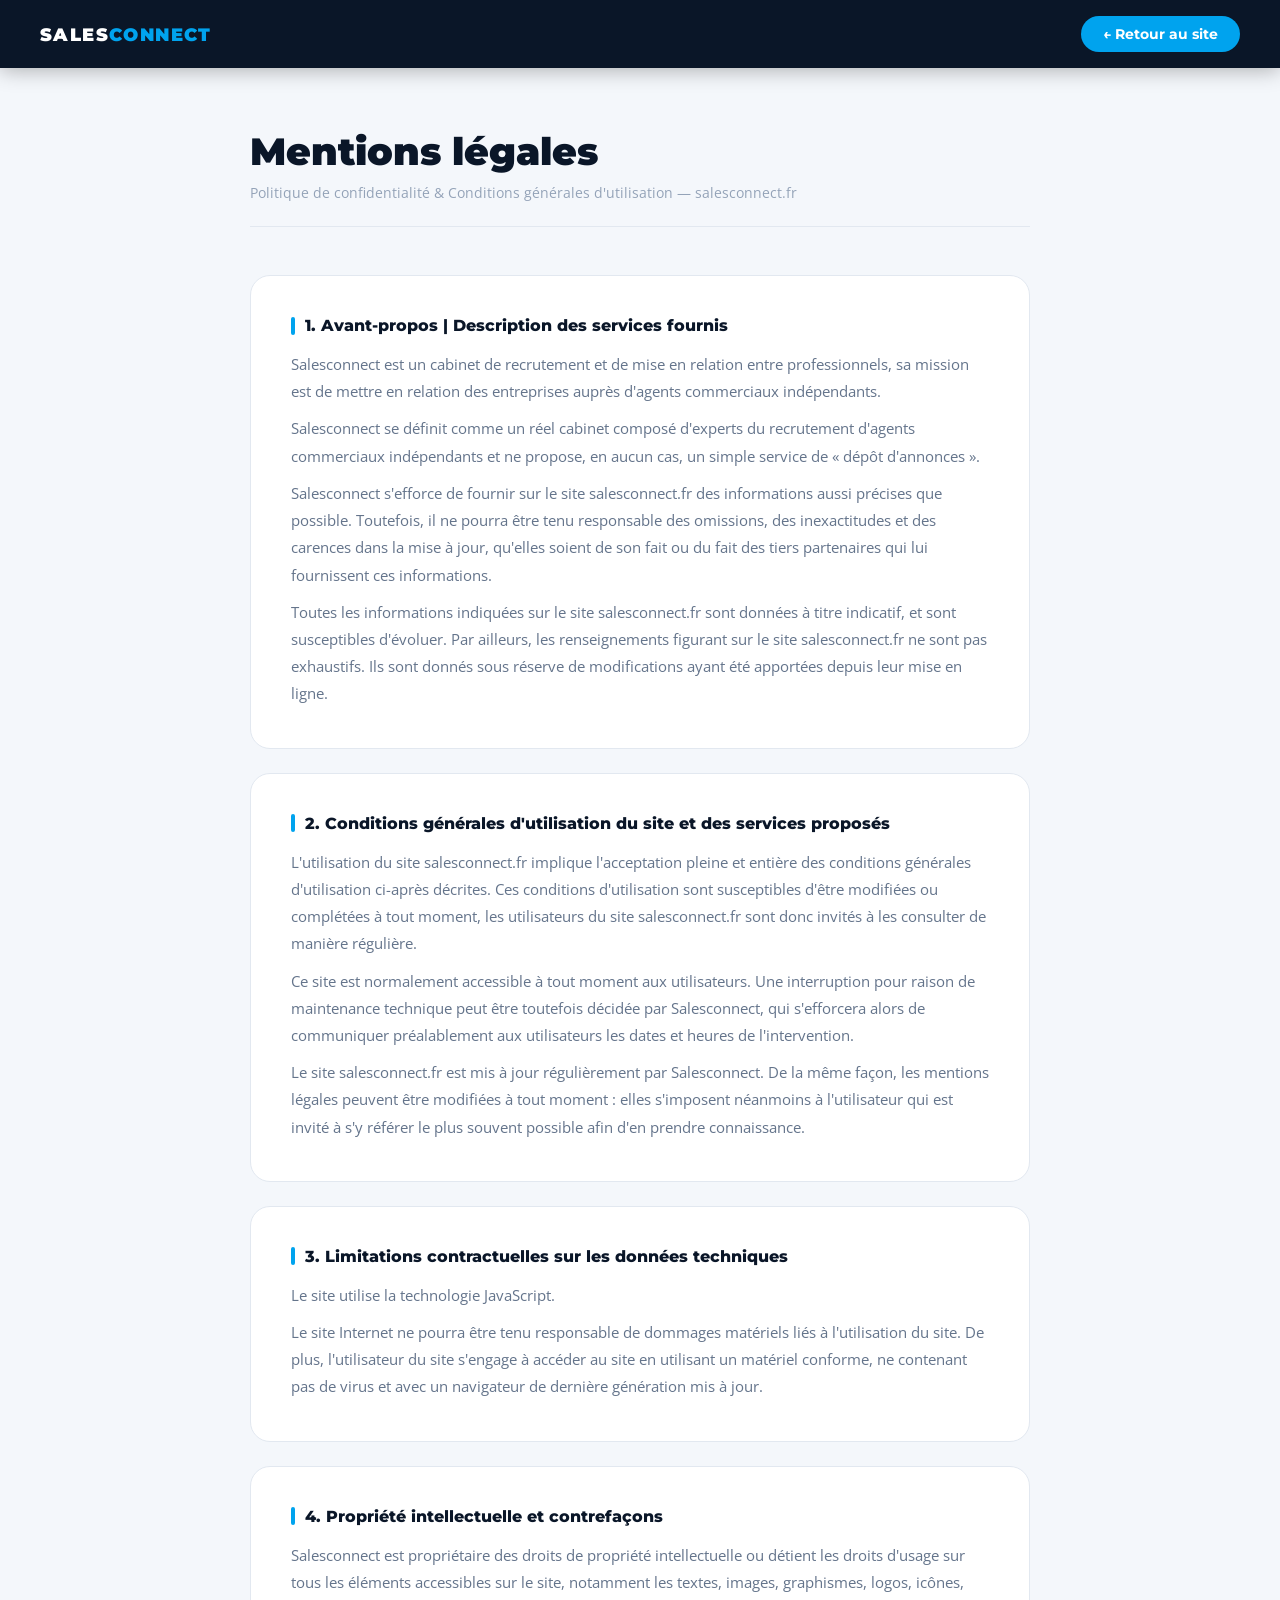
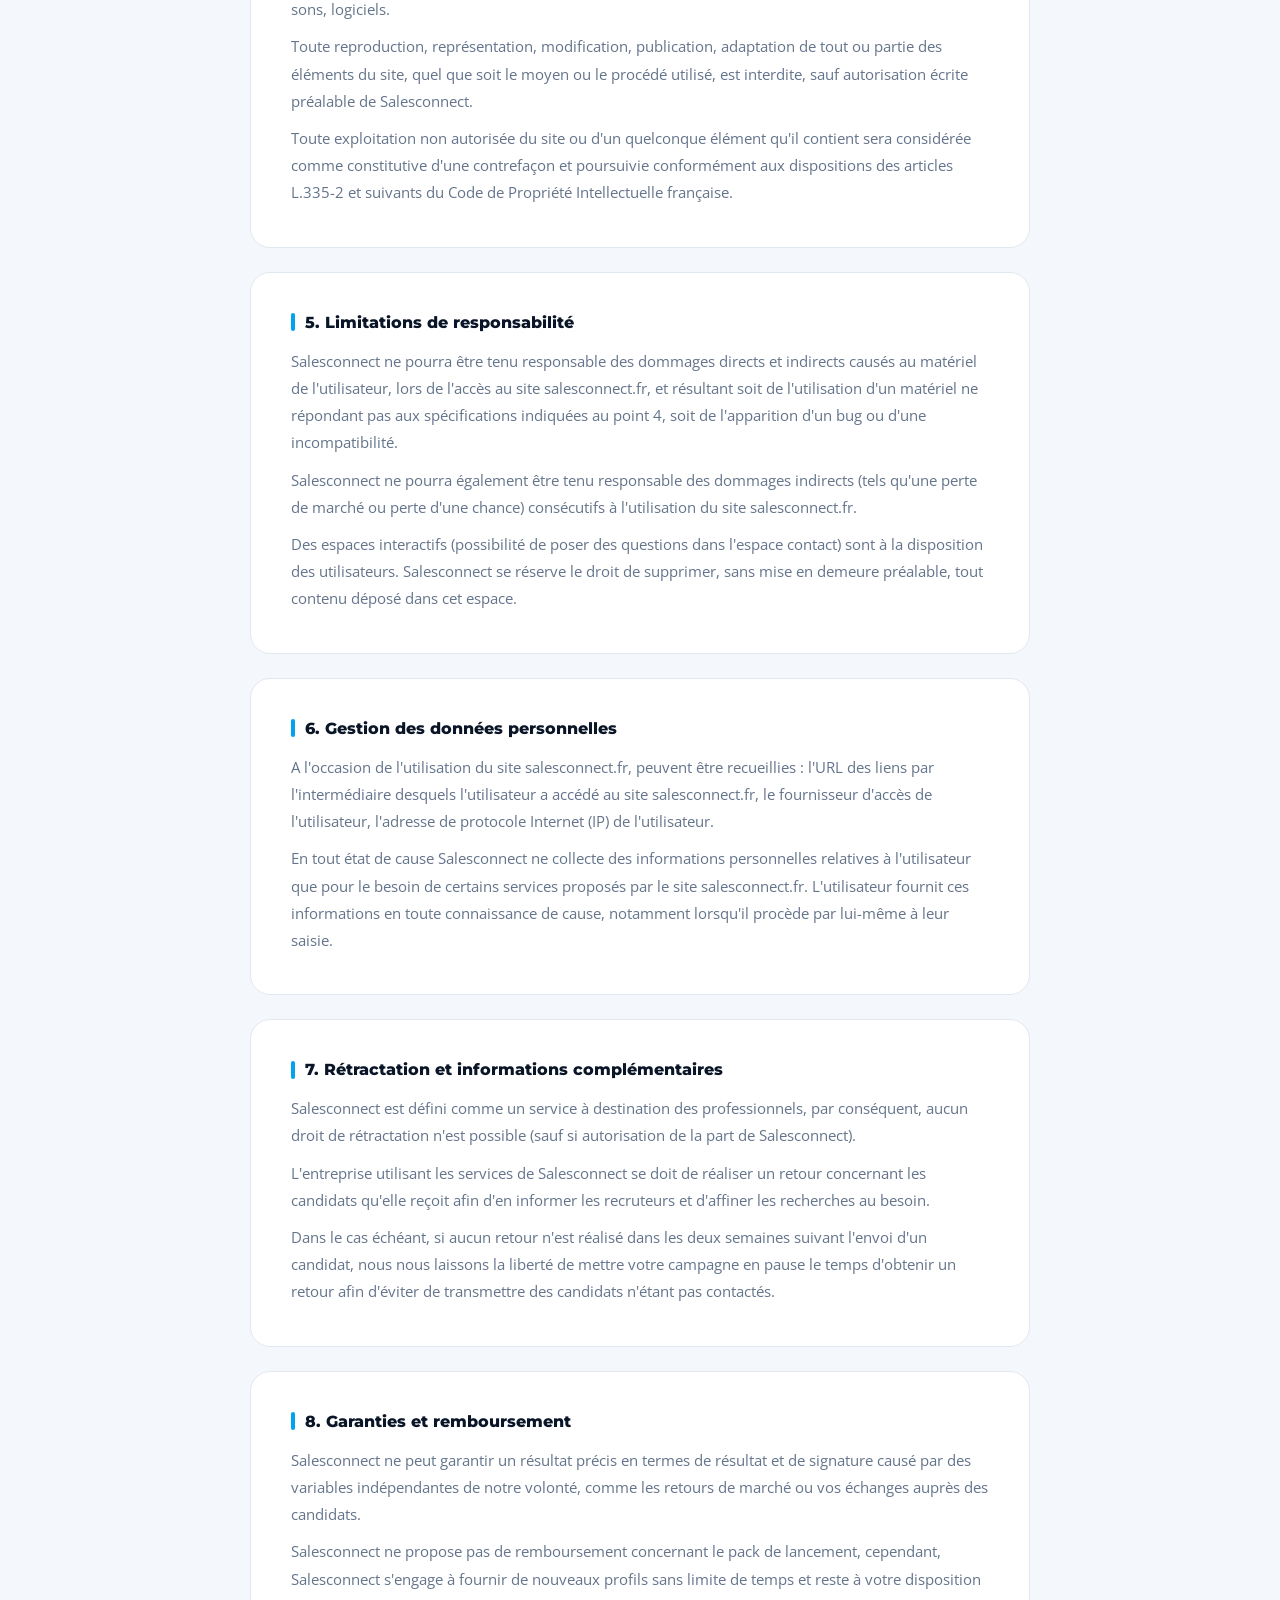
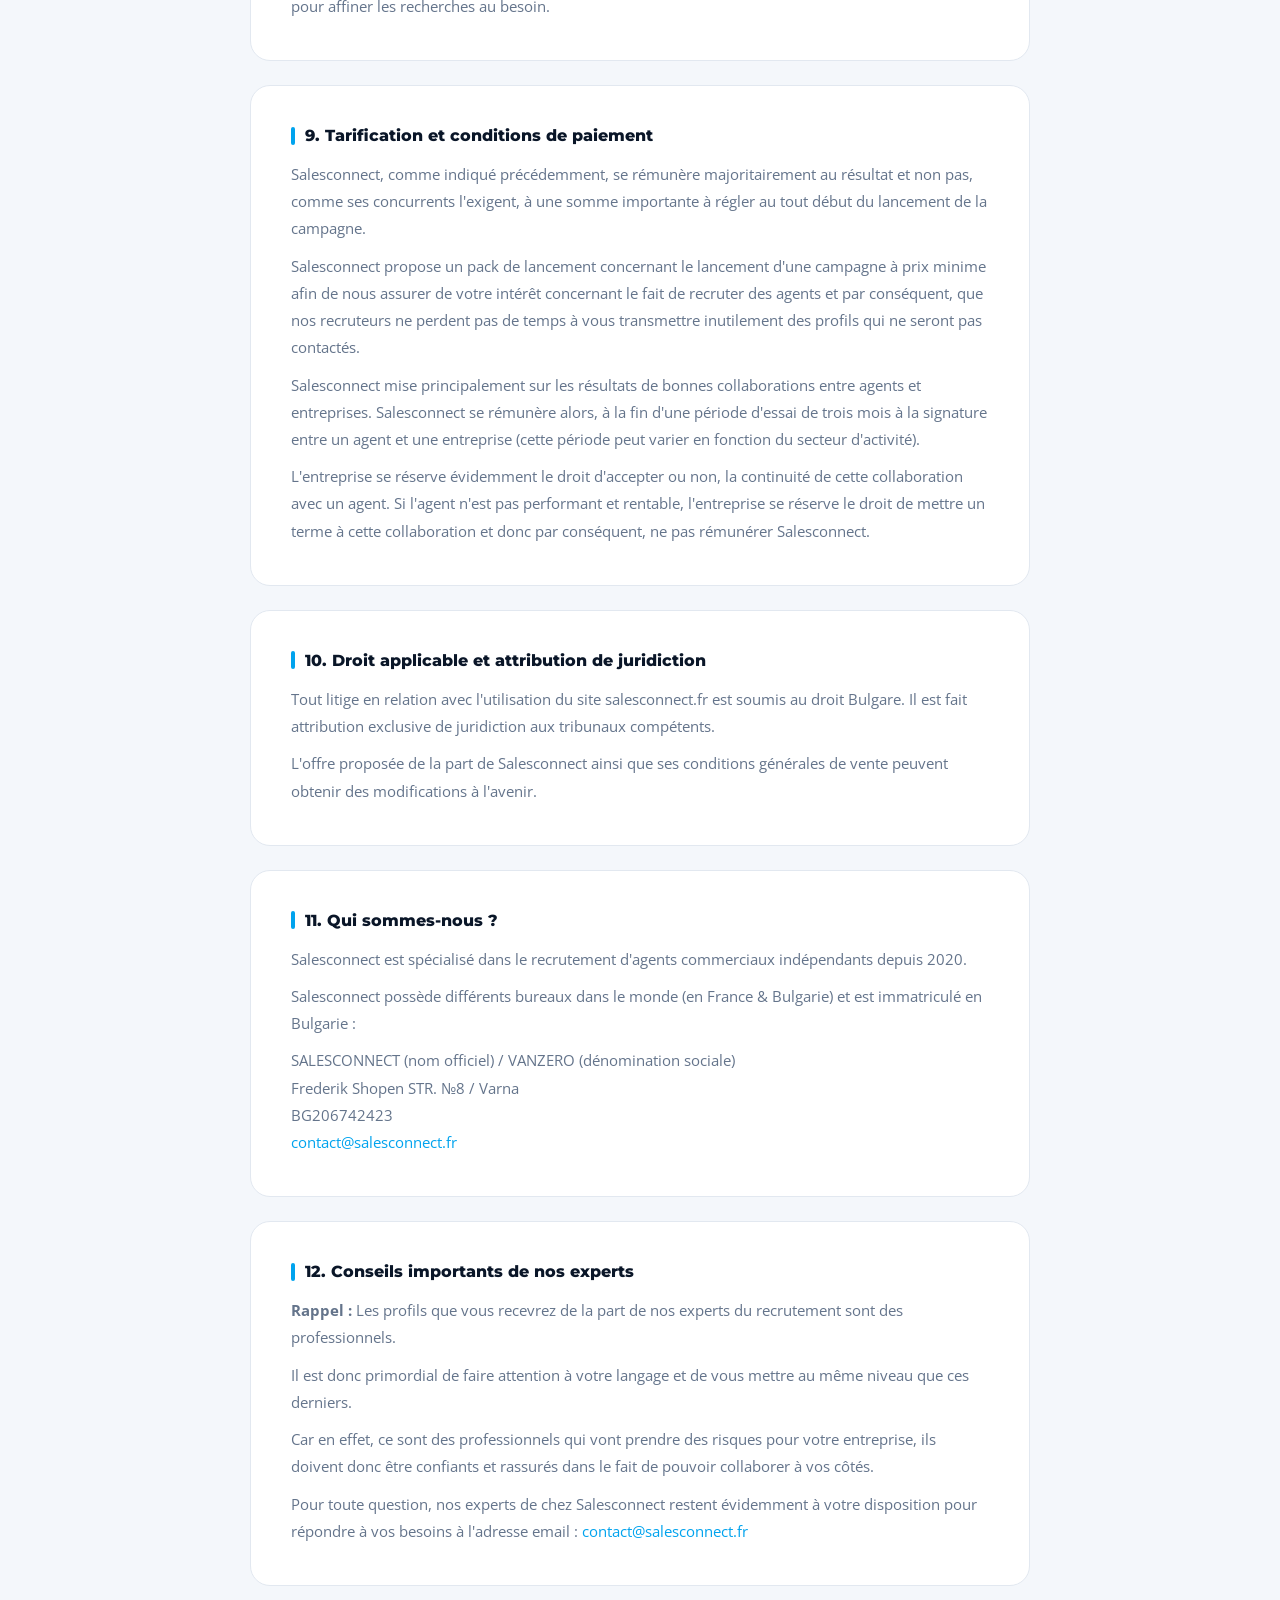
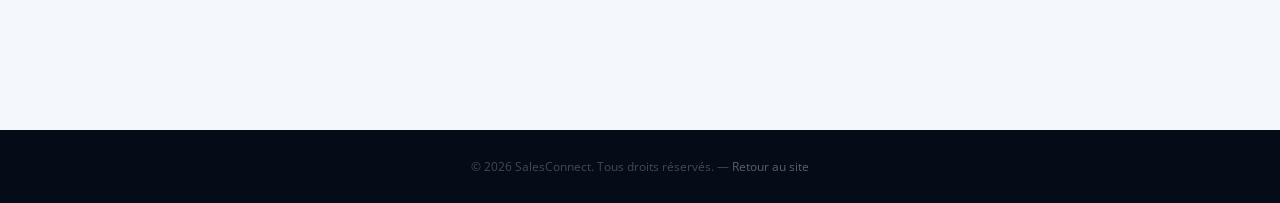
<file: mentions-legales.html>
<!DOCTYPE html>
<html lang="fr">
<head>
<meta charset="UTF-8">
<meta name="viewport" content="width=device-width, initial-scale=1.0">
<title>Mentions légales — SalesConnect</title>
<link rel="icon" type="image/png" href="assets/logo.png">
<link href="https://fonts.googleapis.com/css2?family=Montserrat:wght@700;800;900&family=Open+Sans:wght@300;400;600&display=swap" rel="stylesheet">
<style>
*,*::before,*::after{box-sizing:border-box;margin:0;padding:0;}
body{font-family:'Open Sans',sans-serif;color:#1a2035;background:#f4f7fb;min-height:100vh;}
.topbar{background:#0a1628;padding:16px 40px;display:flex;justify-content:space-between;align-items:center;position:sticky;top:0;z-index:100;box-shadow:0 2px 20px rgba(0,0,0,0.3);}
.topbar-logo{font-family:'Montserrat',sans-serif;font-weight:900;font-size:1.1rem;color:white;letter-spacing:0.08em;text-decoration:none;}
.topbar-logo span{color:#00a3ee;}
.topbar-back{background:#00a3ee;color:white;border:none;cursor:pointer;font-family:'Montserrat',sans-serif;font-size:0.85rem;font-weight:700;padding:10px 22px;border-radius:50px;text-decoration:none;display:inline-block;transition:all 0.2s;}
.topbar-back:hover{background:#0082c4;transform:translateY(-1px);}
.container{max-width:860px;margin:0 auto;padding:60px 40px;}
.page-title{font-family:'Montserrat',sans-serif;font-size:2.4rem;font-weight:900;color:#0a1628;margin-bottom:8px;}
.page-sub{font-size:0.9rem;color:#94a3b8;margin-bottom:48px;padding-bottom:24px;border-bottom:1px solid #e2e8f0;}
.card{background:white;border-radius:20px;padding:40px;margin-bottom:24px;border:1px solid #e2e8f0;}
.card h2{font-family:'Montserrat',sans-serif;font-size:1rem;font-weight:800;color:#0a1628;margin-bottom:16px;display:flex;align-items:center;gap:10px;}
.card h2::before{content:'';width:4px;height:18px;background:#00a3ee;border-radius:2px;flex-shrink:0;}
.card p{font-size:0.92rem;color:#64748b;line-height:1.85;margin-bottom:10px;}
.card p:last-child{margin-bottom:0;}
.card a{color:#00a3ee;text-decoration:none;}
.card a:hover{text-decoration:underline;}
.highlight{background:#f0f9ff;border:1px solid #bae6fd;border-radius:12px;padding:16px 20px;margin-top:12px;font-size:0.88rem;color:#0369a1;line-height:1.7;}
footer{background:#040c18;padding:28px 40px;text-align:center;margin-top:60px;}
footer p{font-size:0.78rem;color:rgba(255,255,255,0.25);}
</style>
</head>
<body>

<header class="topbar">
  <a href="index.html" class="topbar-logo">SALES<span>CONNECT</span></a>
  <a href="index.html" class="topbar-back">← Retour au site</a>
</header>

<div class="container">
  <h1 class="page-title">Mentions légales</h1>
  <p class="page-sub">Politique de confidentialité & Conditions générales d'utilisation — salesconnect.fr</p>

  <div class="card">
    <h2>1. Avant-propos | Description des services fournis</h2>
    <p>Salesconnect est un cabinet de recrutement et de mise en relation entre professionnels, sa mission est de mettre en relation des entreprises auprès d'agents commerciaux indépendants.</p>
    <p>Salesconnect se définit comme un réel cabinet composé d'experts du recrutement d'agents commerciaux indépendants et ne propose, en aucun cas, un simple service de « dépôt d'annonces ».</p>
    <p>Salesconnect s'efforce de fournir sur le site salesconnect.fr des informations aussi précises que possible. Toutefois, il ne pourra être tenu responsable des omissions, des inexactitudes et des carences dans la mise à jour, qu'elles soient de son fait ou du fait des tiers partenaires qui lui fournissent ces informations.</p>
    <p>Toutes les informations indiquées sur le site salesconnect.fr sont données à titre indicatif, et sont susceptibles d'évoluer. Par ailleurs, les renseignements figurant sur le site salesconnect.fr ne sont pas exhaustifs. Ils sont donnés sous réserve de modifications ayant été apportées depuis leur mise en ligne.</p>
  </div>

  <div class="card">
    <h2>2. Conditions générales d'utilisation du site et des services proposés</h2>
    <p>L'utilisation du site salesconnect.fr implique l'acceptation pleine et entière des conditions générales d'utilisation ci-après décrites. Ces conditions d'utilisation sont susceptibles d'être modifiées ou complétées à tout moment, les utilisateurs du site salesconnect.fr sont donc invités à les consulter de manière régulière.</p>
    <p>Ce site est normalement accessible à tout moment aux utilisateurs. Une interruption pour raison de maintenance technique peut être toutefois décidée par Salesconnect, qui s'efforcera alors de communiquer préalablement aux utilisateurs les dates et heures de l'intervention.</p>
    <p>Le site salesconnect.fr est mis à jour régulièrement par Salesconnect. De la même façon, les mentions légales peuvent être modifiées à tout moment : elles s'imposent néanmoins à l'utilisateur qui est invité à s'y référer le plus souvent possible afin d'en prendre connaissance.</p>
  </div>

  <div class="card">
    <h2>3. Limitations contractuelles sur les données techniques</h2>
    <p>Le site utilise la technologie JavaScript.</p>
    <p>Le site Internet ne pourra être tenu responsable de dommages matériels liés à l'utilisation du site. De plus, l'utilisateur du site s'engage à accéder au site en utilisant un matériel conforme, ne contenant pas de virus et avec un navigateur de dernière génération mis à jour.</p>
  </div>

  <div class="card">
    <h2>4. Propriété intellectuelle et contrefaçons</h2>
    <p>Salesconnect est propriétaire des droits de propriété intellectuelle ou détient les droits d'usage sur tous les éléments accessibles sur le site, notamment les textes, images, graphismes, logos, icônes, sons, logiciels.</p>
    <p>Toute reproduction, représentation, modification, publication, adaptation de tout ou partie des éléments du site, quel que soit le moyen ou le procédé utilisé, est interdite, sauf autorisation écrite préalable de Salesconnect.</p>
    <p>Toute exploitation non autorisée du site ou d'un quelconque élément qu'il contient sera considérée comme constitutive d'une contrefaçon et poursuivie conformément aux dispositions des articles L.335-2 et suivants du Code de Propriété Intellectuelle française.</p>
  </div>

  <div class="card">
    <h2>5. Limitations de responsabilité</h2>
    <p>Salesconnect ne pourra être tenu responsable des dommages directs et indirects causés au matériel de l'utilisateur, lors de l'accès au site salesconnect.fr, et résultant soit de l'utilisation d'un matériel ne répondant pas aux spécifications indiquées au point 4, soit de l'apparition d'un bug ou d'une incompatibilité.</p>
    <p>Salesconnect ne pourra également être tenu responsable des dommages indirects (tels qu'une perte de marché ou perte d'une chance) consécutifs à l'utilisation du site salesconnect.fr.</p>
    <p>Des espaces interactifs (possibilité de poser des questions dans l'espace contact) sont à la disposition des utilisateurs. Salesconnect se réserve le droit de supprimer, sans mise en demeure préalable, tout contenu déposé dans cet espace.</p>
  </div>

  <div class="card">
    <h2>6. Gestion des données personnelles</h2>
    <p>A l'occasion de l'utilisation du site salesconnect.fr, peuvent être recueillies : l'URL des liens par l'intermédiaire desquels l'utilisateur a accédé au site salesconnect.fr, le fournisseur d'accès de l'utilisateur, l'adresse de protocole Internet (IP) de l'utilisateur.</p>
    <p>En tout état de cause Salesconnect ne collecte des informations personnelles relatives à l'utilisateur que pour le besoin de certains services proposés par le site salesconnect.fr. L'utilisateur fournit ces informations en toute connaissance de cause, notamment lorsqu'il procède par lui-même à leur saisie.</p>
  </div>

  <div class="card">
    <h2>7. Rétractation et informations complémentaires</h2>
    <p>Salesconnect est défini comme un service à destination des professionnels, par conséquent, aucun droit de rétractation n'est possible (sauf si autorisation de la part de Salesconnect).</p>
    <p>L'entreprise utilisant les services de Salesconnect se doit de réaliser un retour concernant les candidats qu'elle reçoit afin d'en informer les recruteurs et d'affiner les recherches au besoin.</p>
    <p>Dans le cas échéant, si aucun retour n'est réalisé dans les deux semaines suivant l'envoi d'un candidat, nous nous laissons la liberté de mettre votre campagne en pause le temps d'obtenir un retour afin d'éviter de transmettre des candidats n'étant pas contactés.</p>
  </div>

  <div class="card">
    <h2>8. Garanties et remboursement</h2>
    <p>Salesconnect ne peut garantir un résultat précis en termes de résultat et de signature causé par des variables indépendantes de notre volonté, comme les retours de marché ou vos échanges auprès des candidats.</p>
    <p>Salesconnect ne propose pas de remboursement concernant le pack de lancement, cependant, Salesconnect s'engage à fournir de nouveaux profils sans limite de temps et reste à votre disposition pour affiner les recherches au besoin.</p>
  </div>

  <div class="card">
    <h2>9. Tarification et conditions de paiement</h2>
    <p>Salesconnect, comme indiqué précédemment, se rémunère majoritairement au résultat et non pas, comme ses concurrents l'exigent, à une somme importante à régler au tout début du lancement de la campagne.</p>
    <p>Salesconnect propose un pack de lancement concernant le lancement d'une campagne à prix minime afin de nous assurer de votre intérêt concernant le fait de recruter des agents et par conséquent, que nos recruteurs ne perdent pas de temps à vous transmettre inutilement des profils qui ne seront pas contactés.</p>
    <p>Salesconnect mise principalement sur les résultats de bonnes collaborations entre agents et entreprises. Salesconnect se rémunère alors, à la fin d'une période d'essai de trois mois à la signature entre un agent et une entreprise (cette période peut varier en fonction du secteur d'activité).</p>
    <p>L'entreprise se réserve évidemment le droit d'accepter ou non, la continuité de cette collaboration avec un agent. Si l'agent n'est pas performant et rentable, l'entreprise se réserve le droit de mettre un terme à cette collaboration et donc par conséquent, ne pas rémunérer Salesconnect.</p>
  </div>

  <div class="card">
    <h2>10. Droit applicable et attribution de juridiction</h2>
    <p>Tout litige en relation avec l'utilisation du site salesconnect.fr est soumis au droit Bulgare. Il est fait attribution exclusive de juridiction aux tribunaux compétents.</p>
    <p>L'offre proposée de la part de Salesconnect ainsi que ses conditions générales de vente peuvent obtenir des modifications à l'avenir.</p>
  </div>

  <div class="card">
    <h2>11. Qui sommes-nous ?</h2>
    <p>Salesconnect est spécialisé dans le recrutement d'agents commerciaux indépendants depuis 2020.</p>
    <p>Salesconnect possède différents bureaux dans le monde (en France & Bulgarie) et est immatriculé en Bulgarie :</p>
  <p>SALESCONNECT (nom officiel) / VANZERO (dénomination sociale)<br>
    Frederik Shopen STR. №8 / Varna<br>
    BG206742423<br>
    <a href="mailto:contact@salesconnect.fr">contact@salesconnect.fr</a></p>
  </div>

  <div class="card">
    <h2>12. Conseils importants de nos experts</h2>
    <p><strong>Rappel :</strong> Les profils que vous recevrez de la part de nos experts du recrutement sont des professionnels.</p>
    <p>Il est donc primordial de faire attention à votre langage et de vous mettre au même niveau que ces derniers.</p>
    <p>Car en effet, ce sont des professionnels qui vont prendre des risques pour votre entreprise, ils doivent donc être confiants et rassurés dans le fait de pouvoir collaborer à vos côtés.</p>
    <p>Pour toute question, nos experts de chez Salesconnect restent évidemment à votre disposition pour répondre à vos besoins à l'adresse email : <a href="mailto:contact@salesconnect.fr">contact@salesconnect.fr</a></p>
  </div>

</div>

<footer>
  <p>© 2026 SalesConnect. Tous droits réservés. — <a href="index.html" style="color:rgba(255,255,255,0.35);text-decoration:none">Retour au site</a></p>
</footer>

</body>
</html>
</file>
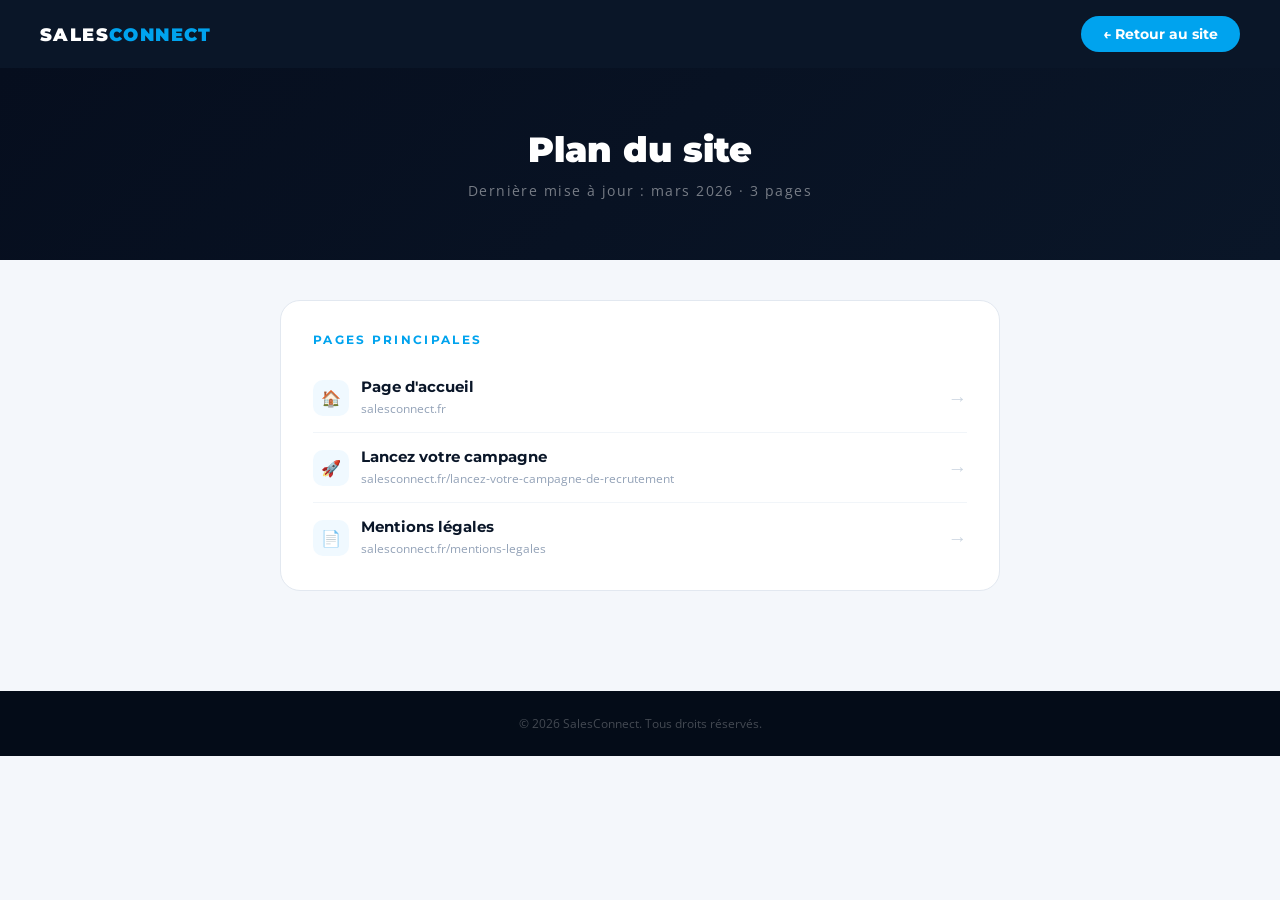
<file: plan-du-site.html>
<!DOCTYPE html>
<html lang="fr">
<head>
<meta charset="UTF-8">
<meta name="viewport" content="width=device-width, initial-scale=1.0">
<title>Plan du site — SalesConnect</title>
<link rel="icon" type="image/png" href="assets/logo.png">
<link href="https://fonts.googleapis.com/css2?family=Montserrat:wght@700;800;900&family=Open+Sans:wght@300;400;600&display=swap" rel="stylesheet">
<style>
*,*::before,*::after{box-sizing:border-box;margin:0;padding:0;}
body{font-family:'Open Sans',sans-serif;color:#1a2035;background:#f4f7fb;min-height:100vh;}
.topbar{background:#0a1628;padding:16px 40px;display:flex;justify-content:space-between;align-items:center;position:sticky;top:0;z-index:100;}
.topbar-logo{font-family:'Montserrat',sans-serif;font-weight:900;font-size:1.1rem;color:white;letter-spacing:0.08em;text-decoration:none;}
.topbar-logo span{color:#00a3ee;}
.topbar-back{background:#00a3ee;color:white;border:none;cursor:pointer;font-family:'Montserrat',sans-serif;font-size:0.85rem;font-weight:700;padding:10px 22px;border-radius:50px;text-decoration:none;display:inline-block;transition:all 0.2s;}
.topbar-back:hover{background:#0082c4;transform:translateY(-1px);}
.hero{background:linear-gradient(135deg,#060e1e,#0a1628);padding:60px 40px;text-align:center;}
.hero h1{font-family:'Montserrat',sans-serif;font-size:2.2rem;font-weight:900;color:white;margin-bottom:10px;}
.hero p{font-size:0.9rem;color:rgba(255,255,255,0.45);letter-spacing:0.1em;}
.container{max-width:800px;margin:0 auto;padding:40px;}
.card{background:white;border-radius:20px;padding:32px;margin-bottom:20px;border:1px solid #e2e8f0;}
.card-title{font-family:'Montserrat',sans-serif;font-size:0.72rem;font-weight:700;letter-spacing:0.2em;text-transform:uppercase;color:#00a3ee;margin-bottom:16px;}
.page-link{display:flex;align-items:center;gap:12px;padding:14px 0;border-bottom:1px solid #f1f5f9;text-decoration:none;transition:all 0.2s;}
.page-link:last-child{border-bottom:none;padding-bottom:0;}
.page-link:hover .page-name{color:#00a3ee;}
.page-icon{width:36px;height:36px;background:#f0f9ff;border-radius:10px;display:flex;align-items:center;justify-content:center;font-size:1rem;flex-shrink:0;}
.page-name{font-family:'Montserrat',sans-serif;font-size:0.95rem;font-weight:700;color:#0a1628;display:block;transition:color 0.2s;}
.page-url{font-size:0.78rem;color:#94a3b8;}
.arrow{margin-left:auto;color:#cbd5e1;font-size:1.2rem;}
footer{background:#040c18;padding:24px 40px;text-align:center;margin-top:40px;}
footer p{font-size:0.78rem;color:rgba(255,255,255,0.25);}
</style>
</head>
<body>

<header class="topbar">
  <a href="/" class="topbar-logo">SALES<span>CONNECT</span></a>
  <a href="/" class="topbar-back">← Retour au site</a>
</header>

<div class="hero">
  <h1>Plan du site</h1>
  <p>Dernière mise à jour : mars 2026 · 3 pages</p>
</div>

<div class="container">
  <div class="card">
    <div class="card-title">Pages principales</div>

    <a href="https://salesconnect.fr/" class="page-link">
      <div class="page-icon">🏠</div>
      <div>
        <span class="page-name">Page d'accueil</span>
        <span class="page-url">salesconnect.fr</span>
      </div>
      <span class="arrow">→</span>
    </a>

    <a href="https://salesconnect.fr/lancez-votre-campagne-de-recrutement" class="page-link">
      <div class="page-icon">🚀</div>
      <div>
        <span class="page-name">Lancez votre campagne</span>
        <span class="page-url">salesconnect.fr/lancez-votre-campagne-de-recrutement</span>
      </div>
      <span class="arrow">→</span>
    </a>

    <a href="https://salesconnect.fr/mentions-legales" class="page-link">
      <div class="page-icon">📄</div>
      <div>
        <span class="page-name">Mentions légales</span>
        <span class="page-url">salesconnect.fr/mentions-legales</span>
      </div>
      <span class="arrow">→</span>
    </a>
  </div>
</div>

<footer>
  <p>© 2026 SalesConnect. Tous droits réservés.</p>
</footer>

</body>
</html>
</file>
<file: css/style.css>
/* ═══════════════════════════════════════
   SALESCONNECT — style.css
   Couleur principale : #00a3ee
═══════════════════════════════════════ */

*, *::before, *::after { box-sizing: border-box; margin: 0; padding: 0; }

:root {
  --blue: #00a3ee;
  --blue-dark: #0082c4;
  --blue-light: #33b8f2;
  --navy: #0a1628;
  --navy-2: #0f1e38;
  --white: #ffffff;
  --offwhite: #f4f7fb;
  --gray: #e2e8f0;
  --text: #1a2035;
  --text-muted: #64748b;
  --text-light: #94a3b8;
  --border: #e2e8f0;
  --red-soft: #fff5f5;
  --red-border: #fed7d7;
}

html { scroll-behavior: smooth; }
body { font-family: 'Open Sans', sans-serif; color: var(--text); background: var(--white); overflow-x: hidden; }

/* ─── CONTAINER ─── */
.container { max-width: 1160px; margin: 0 auto; padding: 0 40px; }

/* ─── STICKY NAV ─── */
.sticky-nav {
  position: fixed; top: 0; left: 0; right: 0; z-index: 200;
  display: flex; justify-content: space-between; align-items: center;
  padding: 14px 48px;
  background: rgba(10,22,40,0.97); backdrop-filter: blur(16px);
  box-shadow: none;
  transform: translateY(-100%); transition: transform 0.3s ease;
}
.sticky-nav.visible { transform: translateY(0); }

.sn-logo-img { height: 44px; object-fit: contain; filter: brightness(10); }

.sn-links { display: flex; align-items: center; gap: 32px; }
.sn-links a { text-decoration: none; color: rgba(255,255,255,0.65); font-size: 0.88rem; font-weight: 500; transition: color 0.2s; }
.sn-links a:hover { color: white; }
.sn-cta {
  background: var(--blue) !important; color: white !important;
  padding: 10px 24px; border-radius: 50px; font-weight: 700 !important;
  box-shadow: 0 4px 16px rgba(0,163,238,0.4); transition: all 0.2s !important;
}
.sn-cta:hover { background: var(--blue-dark) !important; transform: translateY(-1px); box-shadow: 0 6px 20px rgba(0,163,238,0.5) !important; }

.burger { display: none; background: none; border: none; color: white; font-size: 1.4rem; cursor: pointer; padding: 4px 8px; }

/* Mobile menu */
.mobile-menu {
  position: fixed; top: 0; left: 0; right: 0; bottom: 0; z-index: 199;
  background: var(--navy); display: flex; flex-direction: column;
  align-items: center; justify-content: center; gap: 28px;
  transform: translateX(-100%); transition: transform 0.3s ease;
}
.mobile-menu.open { transform: translateX(0); }
.mobile-menu a { color: rgba(255,255,255,0.8); text-decoration: none; font-size: 1.3rem; font-weight: 600; font-family: 'Montserrat', sans-serif; }
.mobile-menu a:hover { color: var(--blue); }
.mobile-cta { background: var(--blue) !important; color: white !important; padding: 14px 40px !important; border-radius: 50px; }

/* ─── HERO ─── */
.hero {
  min-height: 100vh; width: 100%;
  display: flex; flex-direction: column;
  align-items: center; justify-content: center;
  padding: 100px 24px 80px;
  position: relative; overflow: hidden;
  text-align: center;
}

/* Robin en fond */
.hero-bg {
  position: absolute; inset: 0; z-index: 0;
}
.hero-bg img {
  width: 100%; height: 100%;
  object-fit: cover; object-position: center top;
  display: block;
}

/* Overlay dégradé sombre pour lisibilité */
.hero-overlay {
  position: absolute; inset: 0; z-index: 1;
  background: linear-gradient(
    to bottom,
    rgba(6,14,30,0.75) 0%,
    rgba(8,18,38,0.82) 50%,
    rgba(6,14,30,0.92) 100%
  );
}

/* Contenu centré par-dessus */
.hero-center {
  position: relative; z-index: 2;
  display: flex; flex-direction: column;
  align-items: center; max-width: 780px; width: 100%;
}

.hero-logo {
  height: 130px; object-fit: contain;
  margin-bottom: 20px;
  animation: fadeUp 0.6s 0.1s both;
}

.hero-badge {
  display: inline-flex; align-items: center; gap: 8px;
  background: rgba(0,163,238,0.12); border: 1px solid rgba(0,163,238,0.35);
  color: rgba(255,255,255,0.88); font-size: 0.72rem; font-weight: 600;
  letter-spacing: 0.16em; text-transform: uppercase;
  padding: 7px 20px; border-radius: 50px; margin-bottom: 28px;
  animation: fadeUp 0.6s 0.25s both;
}
.badge-dot { width: 7px; height: 7px; background: #4ade80; border-radius: 50%; animation: pulse-dot 2s infinite; }
@keyframes pulse-dot { 0%,100%{opacity:1;transform:scale(1)} 50%{opacity:0.6;transform:scale(1.3)} }

.hero h1 {
  font-family: 'Montserrat', sans-serif;
  font-size: clamp(2.6rem, 5.5vw, 4.2rem);
  font-weight: 900; line-height: 1.1; color: white;
  margin-bottom: 22px; animation: fadeUp 0.6s 0.4s both;
}
.hero h1 span { color: var(--blue); }

.hero-sub {
  font-size: 1.1rem; font-weight: 300; line-height: 1.8;
  color: rgba(255,255,255,0.65); margin-bottom: 44px;
  animation: fadeUp 0.6s 0.55s both;
}

.hero-btn {
  display: inline-block; background: var(--blue); color: white;
  border: none; cursor: pointer;
  font-family: 'Montserrat', sans-serif; font-size: 1rem; font-weight: 700;
  padding: 18px 52px; border-radius: 50px;
  box-shadow: 0 8px 32px rgba(0,163,238,0.5);
  transition: transform 0.2s, box-shadow 0.2s, background 0.2s;
  animation: fadeUp 0.6s 0.7s both; letter-spacing: 0.02em; margin-bottom: 56px;
}
.hero-btn:hover { transform: translateY(-3px); box-shadow: 0 14px 44px rgba(0,163,238,0.65); background: var(--blue-dark); }

.hero-stats {
  display: flex; align-items: center;
  background: rgba(255,255,255,0.06);
  border: 1px solid rgba(255,255,255,0.1);
  backdrop-filter: blur(10px);
  border-radius: 20px; padding: 20px 40px;
  gap: 0; animation: fadeUp 0.6s 0.85s both;
}
.hero-stat { display: flex; flex-direction: column; align-items: center; }
.hero-stat strong { font-family: 'Montserrat', sans-serif; font-size: 1.6rem; font-weight: 900; color: var(--blue); }
.hero-stat span { font-size: 0.78rem; color: rgba(255,255,255,0.5); margin-top: 3px; }
.hero-stat-sep { width: 1px; height: 40px; background: rgba(255,255,255,0.12); margin: 0 36px; }

.scroll-indicator {
  position: absolute; bottom: 32px; left: 50%; transform: translateX(-50%);
  display: flex; flex-direction: column; align-items: center; gap: 6px; z-index: 2;
  animation: fadeUp 1s 1.4s both;
}
.scroll-indicator span { font-size: 0.65rem; letter-spacing: 0.15em; text-transform: uppercase; color: rgba(255,255,255,0.3); }
.arrow-down { width: 18px; height: 18px; border-right: 2px solid rgba(255,255,255,0.25); border-bottom: 2px solid rgba(255,255,255,0.25); transform: rotate(45deg); animation: bounce 1.8s infinite; }
@keyframes bounce { 0%,100%{transform:rotate(45deg) translateY(0)} 50%{transform:rotate(45deg) translateY(5px)} }

/* ─── SECTION COMMON ─── */
.section-tag { font-size: 0.72rem; font-weight: 700; letter-spacing: 0.22em; text-transform: uppercase; color: var(--blue); margin-bottom: 12px; display: block; }
.section-title { font-family: 'Montserrat', sans-serif; font-size: clamp(1.9rem, 3.5vw, 2.8rem); font-weight: 800; line-height: 1.2; color: var(--navy); margin-bottom: 14px; }
.section-sub { font-size: 1rem; color: var(--text-muted); font-weight: 300; max-width: 520px; margin-left: auto; margin-right: auto; line-height: 1.7; }
.section-header { text-align: center; margin-bottom: 60px; }

/* ─── SERVICES ─── */
.services { padding: 110px 0; background: var(--offwhite); }
.services-grid { display: grid; grid-template-columns: repeat(3, 1fr); gap: 22px; }

.scard { border-radius: 24px; padding: 40px 34px; transition: transform 0.3s ease, box-shadow 0.3s ease; }
.scard:hover { transform: translateY(-8px); }

.scard.dark {
  background: linear-gradient(145deg, #0f2040, #0a1628);
  box-shadow: 0 8px 40px rgba(10,22,40,0.4); color: white;
}
.scard.dark:hover { box-shadow: 0 20px 60px rgba(10,22,40,0.55); }

.scard.light {
  background: white; box-shadow: 0 4px 24px rgba(0,0,0,0.07);
  border: 1px solid var(--border);
}
.scard.light:hover { box-shadow: 0 16px 50px rgba(0,0,0,0.12); }

.scard-icon { width: 58px; height: 58px; border-radius: 14px; display: flex; align-items: center; justify-content: center; font-size: 1.7rem; margin-bottom: 24px; }
.scard.dark .scard-icon { background: rgba(0,163,238,0.15); }
.scard.light .scard-icon { background: rgba(0,163,238,0.08); }

.scard h3 { font-family: 'Montserrat', sans-serif; font-size: 1.25rem; font-weight: 800; margin-bottom: 12px; line-height: 1.25; }
.scard.dark h3 { color: white; }
.scard.light h3 { color: var(--navy); }

.scard-desc { font-size: 0.9rem; line-height: 1.7; margin-bottom: 28px; }
.scard.dark .scard-desc { color: rgba(255,255,255,0.55); }
.scard.light .scard-desc { color: var(--text-muted); }

.scard-list { list-style: none; display: flex; flex-direction: column; gap: 11px; }
.scard-list li { display: flex; align-items: flex-start; gap: 10px; font-size: 0.9rem; line-height: 1.5; }
.scard-list li::before { content: ''; width: 7px; height: 7px; border-radius: 50%; background: var(--blue); flex-shrink: 0; margin-top: 6px; }
.scard.dark .scard-list li { color: rgba(255,255,255,0.8); }
.scard.light .scard-list li { color: var(--text-muted); }

/* ─── MÉTHODE ─── */
.methode { padding: 110px 0; background: var(--white); }
.methode-inner { display: grid; grid-template-columns: 1fr 1.2fr; gap: 80px; align-items: center; }

.methode-photo { position: relative; }
.methode-photo img { width: 100%; height: 500px; object-fit: cover; object-position: top center; border-radius: 24px; box-shadow: 0 20px 60px rgba(0,0,0,0.15); display: block; }
.methode-photo-card {
  position: absolute; bottom: -20px; right: -20px;
  background: var(--blue); color: white;
  border-radius: 16px; padding: 16px 24px;
  display: flex; flex-direction: column; gap: 4px;
  box-shadow: 0 8px 32px rgba(0,163,238,0.4);
}
.methode-photo-card strong { font-family: 'Montserrat', sans-serif; font-size: 1rem; font-weight: 800; }
.methode-photo-card span { font-size: 0.78rem; opacity: 0.8; }

.methode-content .section-title { text-align: left; }
.methode-content .section-tag { text-align: left; }
.methode-desc { font-size: 0.95rem; color: var(--text-muted); line-height: 1.8; margin-bottom: 40px; }

.methode-points { display: flex; flex-direction: column; gap: 28px; }
.methode-point { display: flex; gap: 20px; align-items: flex-start; }
.methode-num {
  width: 44px; height: 44px; flex-shrink: 0;
  background: rgba(0,163,238,0.1); border: 2px solid rgba(0,163,238,0.2);
  border-radius: 12px; display: flex; align-items: center; justify-content: center;
  font-family: 'Montserrat', sans-serif; font-size: 0.85rem; font-weight: 800; color: var(--blue);
}
.methode-point h4 { font-family: 'Montserrat', sans-serif; font-size: 0.95rem; font-weight: 700; color: var(--navy); margin-bottom: 5px; }
.methode-point p { font-size: 0.88rem; color: var(--text-muted); line-height: 1.6; }

/* ─── OFFRE ─── */
.offre { padding: 110px 0; background: var(--offwhite); }

.engagements-grid { display: grid; grid-template-columns: repeat(5, 1fr); gap: 18px; margin-bottom: 60px; }
.engagement-card { background: white; border: 1px solid var(--border); border-radius: 18px; padding: 28px 22px; text-align: center; transition: all 0.25s; }
.engagement-card:hover { transform: translateY(-4px); box-shadow: 0 12px 40px rgba(0,163,238,0.1); border-color: rgba(0,163,238,0.3); }
.eng-icon { font-size: 2rem; margin-bottom: 14px; }
.engagement-card h4 { font-family: 'Montserrat', sans-serif; font-size: 0.95rem; font-weight: 700; color: var(--navy); margin-bottom: 8px; }
.engagement-card p { font-size: 0.82rem; color: var(--text-muted); line-height: 1.6; }
.engagement-card strong { color: var(--blue); }

.criteres { background: white; border: 1px solid var(--border); border-radius: 20px; padding: 40px; margin-bottom: 60px; }
.criteres-inner { display: grid; grid-template-columns: 1fr 1fr; gap: 40px; }
.criteres-col h3 { font-family: 'Montserrat', sans-serif; font-size: 1rem; font-weight: 800; color: var(--navy); margin-bottom: 20px; }
.criteres-col ul { list-style: none; display: flex; flex-direction: column; gap: 12px; }
.criteres-col ul li { font-size: 0.9rem; color: var(--text-muted); line-height: 1.5; padding-left: 4px; }
.criteres-col.red { background: var(--red-soft); border: 1px solid var(--red-border); border-radius: 14px; padding: 28px; }
.criteres-col.red h3 { color: #c53030; }

.pricing { display: grid; grid-template-columns: 1fr 1.2fr; gap: 40px; align-items: start; }

.pricing-card {
  background: linear-gradient(145deg, #0f2040, #0a1628);
  border-radius: 24px; padding: 44px 36px;
  box-shadow: 0 20px 60px rgba(10,22,40,0.4);
  position: relative; overflow: hidden;
}
.pricing-card::before { content:''; position:absolute; top:-40%; right:-20%; width:300px; height:300px; background:radial-gradient(circle,rgba(0,163,238,0.15) 0%,transparent 70%); pointer-events:none; }

.pricing-badge { display: inline-block; background: var(--blue); color: white; font-size: 0.7rem; font-weight: 700; letter-spacing: 0.1em; text-transform: uppercase; padding: 5px 14px; border-radius: 50px; margin-bottom: 20px; }
.pricing-card h3 { font-family: 'Montserrat', sans-serif; font-size: 1.4rem; font-weight: 800; color: white; margin-bottom: 20px; }
.pricing-price { margin-bottom: 32px; }
.price-amount { font-family: 'Montserrat', sans-serif; font-size: 3.2rem; font-weight: 900; color: var(--blue); display: block; line-height: 1; }
.price-label { font-size: 0.82rem; color: rgba(255,255,255,0.5); margin-top: 6px; display: block; }
.pricing-list { list-style: none; display: flex; flex-direction: column; gap: 13px; margin-bottom: 36px; }
.pricing-list li { font-size: 0.92rem; color: rgba(255,255,255,0.85); display: flex; align-items: center; gap: 10px; }
.pricing-btn { width: 100%; background: var(--blue); color: white; border: none; cursor: pointer; font-family: 'Montserrat', sans-serif; font-size: 0.95rem; font-weight: 700; padding: 16px; border-radius: 50px; box-shadow: 0 6px 24px rgba(0,163,238,0.4); transition: all 0.2s; margin-bottom: 16px; }
.pricing-btn:hover { background: var(--blue-dark); transform: translateY(-2px); box-shadow: 0 10px 32px rgba(0,163,238,0.5); }
.pricing-note { font-size: 0.75rem; color: rgba(255,255,255,0.4); text-align: center; line-height: 1.5; }

.pricing-steps { background: white; border: 1px solid var(--border); border-radius: 24px; padding: 40px; }
.pricing-steps h3 { font-family: 'Montserrat', sans-serif; font-size: 1.2rem; font-weight: 800; color: var(--navy); margin-bottom: 32px; }
.pricing-step { display: flex; gap: 20px; margin-bottom: 28px; align-items: flex-start; }
.ps-num { width: 40px; height: 40px; flex-shrink: 0; background: var(--blue); border-radius: 50%; display: flex; align-items: center; justify-content: center; font-family: 'Montserrat', sans-serif; font-weight: 800; color: white; font-size: 0.9rem; }
.pricing-step h4 { font-family: 'Montserrat', sans-serif; font-size: 0.95rem; font-weight: 700; color: var(--navy); margin-bottom: 5px; }
.pricing-step p { font-size: 0.88rem; color: var(--text-muted); line-height: 1.6; }
.pricing-btn-outline { width: 100%; background: transparent; color: var(--blue); border: 2px solid var(--blue); cursor: pointer; font-family: 'Montserrat', sans-serif; font-size: 0.95rem; font-weight: 700; padding: 15px; border-radius: 50px; transition: all 0.2s; margin-top: 8px; }
.pricing-btn-outline:hover { background: var(--blue); color: white; }

/* ─── AVIS ─── */
.avis { padding: 110px 0; background: var(--white); }
.avis-grid { display: grid; grid-template-columns: repeat(3, 1fr); gap: 24px; }
.avis-card { background: var(--offwhite); border: 1px solid var(--border); border-radius: 20px; padding: 32px; transition: all 0.25s; }
.avis-card:hover { transform: translateY(-4px); box-shadow: 0 12px 40px rgba(0,0,0,0.08); }
.avis-card.featured { background: linear-gradient(145deg, #0f2040, #0a1628); border-color: transparent; box-shadow: 0 8px 40px rgba(10,22,40,0.3); }
.avis-card.featured p { color: rgba(255,255,255,0.75) !important; }
.avis-card.featured .avis-author strong { color: white !important; }
.avis-card.featured .avis-author span { color: rgba(255,255,255,0.5) !important; }
.avis-stars { color: #f59e0b; font-size: 1.1rem; margin-bottom: 16px; letter-spacing: 2px; }
.avis-card p { font-size: 0.9rem; color: var(--text-muted); line-height: 1.75; margin-bottom: 24px; font-style: italic; }
.avis-author { display: flex; align-items: center; gap: 12px; }
.avis-avatar { width: 40px; height: 40px; border-radius: 50%; background: var(--blue); display: flex; align-items: center; justify-content: center; font-family: 'Montserrat', sans-serif; font-size: 0.8rem; font-weight: 800; color: white; flex-shrink: 0; }
.avis-author strong { font-family: 'Montserrat', sans-serif; font-size: 0.88rem; font-weight: 700; color: var(--navy); display: block; }
.avis-author span { font-size: 0.78rem; color: var(--text-light); }

/* ─── FAQ ─── */
.faq { padding: 110px 0; background: var(--offwhite); }
.faq-inner { display: grid; grid-template-columns: 1fr 2fr; gap: 80px; align-items: start; }
.faq-left .section-title { text-align: left; font-size: 2rem; margin-bottom: 16px; }
.faq-left .section-tag { text-align: left; }
.faq-left p { font-size: 0.92rem; color: var(--text-muted); line-height: 1.7; margin-bottom: 28px; }
.btn-outline { background: transparent; border: 2px solid var(--blue); color: var(--blue); font-family: 'Montserrat', sans-serif; font-size: 0.88rem; font-weight: 700; padding: 12px 28px; border-radius: 50px; cursor: pointer; transition: all 0.2s; }
.btn-outline:hover { background: var(--blue); color: white; }

.faq-list { display: flex; flex-direction: column; }
.faq-item { border-bottom: 1px solid var(--border); }
.faq-question { display: flex; justify-content: space-between; align-items: center; padding: 22px 0; cursor: pointer; font-family: 'Montserrat', sans-serif; font-size: 0.95rem; font-weight: 600; color: var(--navy); gap: 16px; transition: color 0.2s; user-select: none; }
.faq-question:hover { color: var(--blue); }
.faq-toggle { width: 30px; height: 30px; flex-shrink: 0; border: 1px solid var(--border); border-radius: 50%; display: flex; align-items: center; justify-content: center; font-size: 1.1rem; color: var(--text-muted); transition: all 0.3s; }
.faq-item.open .faq-toggle { background: var(--blue); border-color: var(--blue); color: white; transform: rotate(45deg); }
.faq-answer { font-size: 0.9rem; color: var(--text-muted); line-height: 1.75; max-height: 0; overflow: hidden; transition: max-height 0.35s ease, padding 0.3s; }
.faq-item.open .faq-answer { max-height: 200px; padding-bottom: 22px; }

/* ─── CTA FINAL ─── */
.cta-final {
  padding: 110px 0;
  background: linear-gradient(135deg, #060e1e 0%, #0a1628 60%, #0d1f40 100%);
  position: relative; overflow: hidden;
}
.cta-final::before { content:''; position:absolute; top:-30%; left:50%; transform:translateX(-50%); width:600px; height:600px; background:radial-gradient(circle,rgba(0,163,238,0.12) 0%,transparent 70%); pointer-events:none; }
.cta-final-inner { text-align: center; position: relative; z-index: 1; }
.cta-final .section-tag { color: rgba(255,255,255,0.4); margin-bottom: 16px; }
.cta-final h2 { font-family: 'Montserrat', sans-serif; font-size: clamp(2rem, 4vw, 3rem); font-weight: 800; color: white; margin-bottom: 16px; line-height: 1.2; }
.cta-final p { font-size: 1rem; color: rgba(255,255,255,0.55); margin-bottom: 44px; max-width: 480px; margin-left: auto; margin-right: auto; line-height: 1.7; }

/* ─── FOOTER ─── */
footer { background: #040c18; padding: 64px 0 32px; }
.footer-top { display: grid; grid-template-columns: 1.6fr 1fr 1fr; gap: 60px; margin-bottom: 48px; }
.footer-logo { height: 80px; object-fit: contain; margin-bottom: 16px; filter: brightness(0) invert(1); opacity: 0.8; }
.footer-brand p { font-size: 0.86rem; color: rgba(255,255,255,0.4); line-height: 1.7; max-width: 280px; }
.footer-col h4 { font-family: 'Montserrat', sans-serif; font-size: 0.72rem; font-weight: 700; letter-spacing: 0.18em; text-transform: uppercase; color: rgba(255,255,255,0.35); margin-bottom: 20px; }
.footer-col a { display: block; text-decoration: none; color: rgba(255,255,255,0.55); font-size: 0.9rem; margin-bottom: 12px; transition: color 0.2s; }
.footer-col a:hover { color: var(--blue); }
.footer-bottom { border-top: 1px solid rgba(255,255,255,0.06); padding-top: 28px; display: flex; justify-content: space-between; flex-wrap: wrap; gap: 12px; }
.footer-bottom p { font-size: 0.78rem; color: rgba(255,255,255,0.22); }

/* ─── ANIMATIONS ─── */
@keyframes fadeUp { from{opacity:0;transform:translateY(28px)} to{opacity:1;transform:translateY(0)} }
@keyframes fadeIn { from{opacity:0;transform:translateY(10px)} to{opacity:1;transform:translateY(0)} }
.reveal { opacity:0; transform:translateY(32px); transition:opacity 0.75s ease,transform 0.75s ease; }
.reveal.visible { opacity:1; transform:none; }

/* ─── RESPONSIVE ─── */
@media(max-width:1024px){
  .hero { padding:100px 40px 80px; }
  .container { padding:0 28px; }
  .services-grid { grid-template-columns:1fr; }
  .engagements-grid { grid-template-columns:repeat(3,1fr); }
  .pricing { grid-template-columns:1fr; }
}
@media(max-width:768px){
  .sticky-nav { padding:14px 24px; }
  .sn-links { display:none; }
  .burger { display:block; }
  .hero { padding:80px 24px 60px; }
  .hero-inner { grid-template-columns:1fr; gap:48px; }
  .hero-photo { order:-1; }
  .robin-photo { height:360px; max-width:100%; }
  .hero-photo-badge { left:0; }
  .methode-inner,.faq-inner,.criteres-inner,.footer-top { grid-template-columns:1fr; }
  .avis-grid { grid-template-columns:1fr; }
  .engagements-grid { grid-template-columns:repeat(2,1fr); }
  .hero-stats { gap:0; flex-wrap:wrap; }
  .services,.methode,.offre,.avis,.faq,.cta-final { padding:72px 0; }
  footer { padding:48px 0 24px; }
}
@media(max-width:480px){
  .engagements-grid { grid-template-columns:1fr; }
  .hero h1 { font-size:2.2rem; }
}
.sticky-nav { border: none !important; outline: none !important; }
</file>
